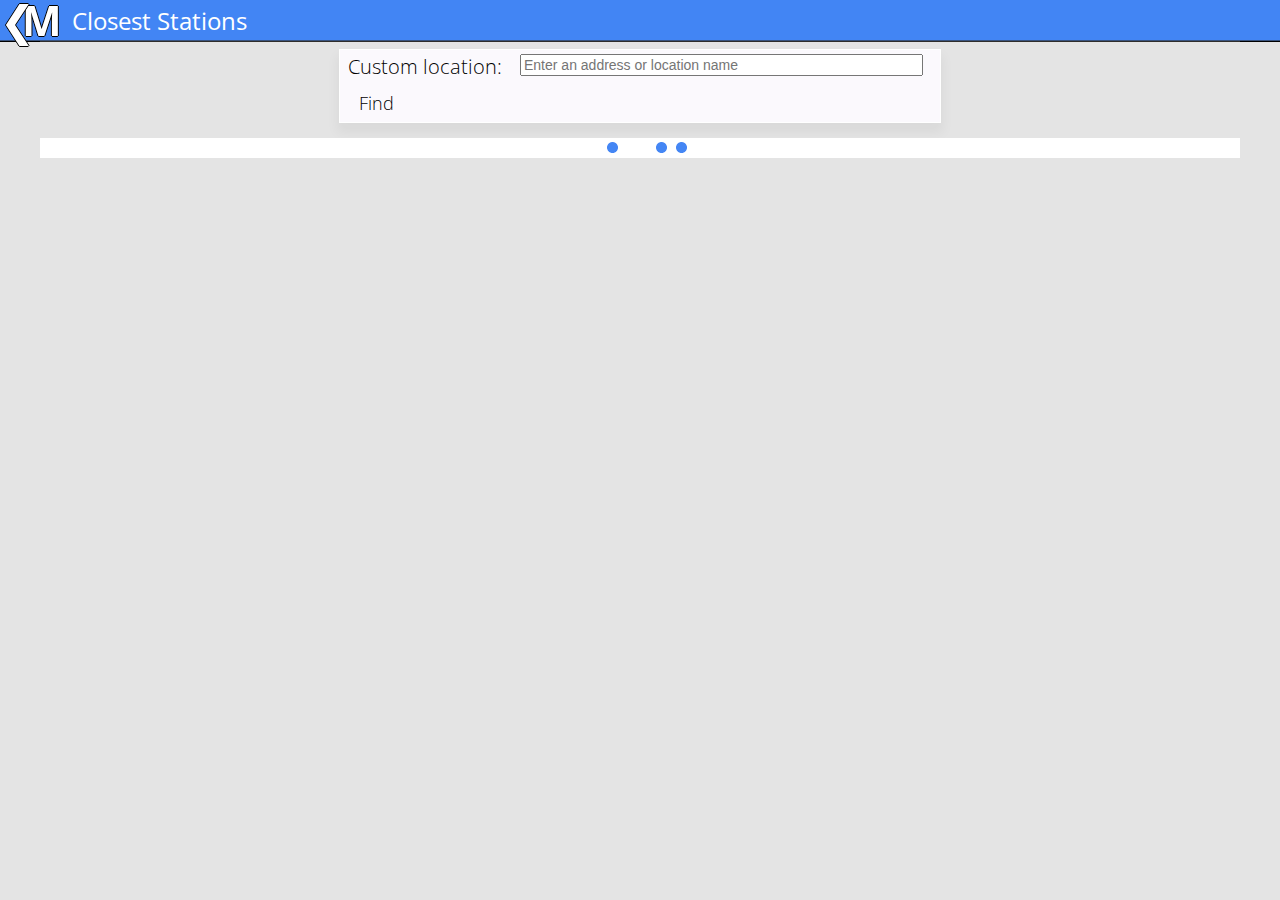
<file: ui-closest.html>
<!doctype html>
<html>
<head>
    <title>StationStatus: Washington DC Metro Information</title>
    <meta name="viewport" content="width=device-width,initial-scale=1,user-scalable=1">
    <link href='https://fonts.googleapis.com/css?family=Open+Sans:400,700,600,300' rel='stylesheet' type='text/css'>
    <meta name="Description" content="Shows the status of the Washington DC Metro system, and assists with the planning of trips to find the shortest route." />
    <meta name="keywords" content="WMATA, Metro, Washington DC, DC Metro, Metrorail, StationStatus, Station status, DC Metro status, DC Metro application, Metro trains" />
    <meta name="robots" content="index, follow" />
    <meta name="author" content="James Woglom" />
    <link rel="shortcut icon" type="image/png" href="icons/64.png" />
    <link rel="shortcut icon" href="/icons/favicon.ico">
    <link rel="apple-touch-icon" sizes="57x57" href="/icons/apple-touch-icon-57x57.png">
    <link rel="apple-touch-icon" sizes="114x114" href="/icons/apple-touch-icon-114x114.png">
    <link rel="apple-touch-icon" sizes="72x72" href="/icons/apple-touch-icon-72x72.png">
    <link rel="apple-touch-icon" sizes="144x144" href="/icons/apple-touch-icon-144x144.png">
    <link rel="apple-touch-icon" sizes="60x60" href="/icons/apple-touch-icon-60x60.png">
    <link rel="apple-touch-icon" sizes="120x120" href="/icons/apple-touch-icon-120x120.png">
    <link rel="apple-touch-icon" sizes="76x76" href="/icons/apple-touch-icon-76x76.png">
    <link rel="apple-touch-icon" sizes="152x152" href="/icons/apple-touch-icon-152x152.png">
    <link rel="icon" type="image/png" href="/icons/favicon-160x160.png" sizes="160x160">
    <link rel="icon" type="image/png" href="/icons/favicon-96x96.png" sizes="96x96">
    <link rel="icon" type="image/png" href="/icons/favicon-16x16.png" sizes="16x16">
    <link rel="icon" type="image/png" href="/icons/favicon-32x32.png" sizes="32x32">
    <meta name="msapplication-TileColor" content="#468df1">
    <meta name="msapplication-TileImage" content="/icons/mstile-144x144.png">
    <meta name="msapplication-config" content="/icons/browserconfig.xml">

    <link rel="stylesheet" type="text/css" href="ui.core.css" />
    <link rel="stylesheet" type="text/css" href="ui.card.css" />
    <link rel="stylesheet" type="text/css" href="ui.card.trip.css" />
    <link rel="stylesheet" type="text/css" href="ui.card.lines.css" />
    <link rel="stylesheet" type="text/css" href="ui.card.stations.css" />
    <link rel="stylesheet" type="text/css" href="ui.allstations.css" />
    <link rel="stylesheet" type="text/css" href="ui.card.closest.css" />


    <script type="text/javascript" src="https://code.jquery.com/jquery-1.10.2.js"></script>
    <script type="text/javascript" src="oop.js"></script>
    <script type="text/javascript" src="geo.js"></script>
    <script type="text/javascript" src="ui.js"></script>
    <script type="text/javascript" src="latlon.js"></script>
    <script type="text/javascript" src="ui.closest.js"></script>
    <script type="text/javascript">
    $(function() {
        metro = new Rail({
            DisplayName: "Washington Metro"
        });

        var _st = +new Date;
        WMATA.getblob(function() {
            metro.fill();
            console.info("Load time: "+(+new Date - _st)+"ms");
            doAssign();
            closest.separateCards = true;
            closest.numCards = 15;
            closest.quick();
            geo.tempTripMap();
            closest.customInit();
        });
        geoCallback = function() {
            geo.updateTripMap.bind(geo)();
            closest.slow(geo.savedPosition);
        }
        geo.getPosition(geoCallback);

        assign(".logo", "ui-home.html");

        if(location.hash.indexOf('next=') != -1) {
            var n = location.hash.split('next=')[1].split('&')[0];
            if(n == "tripselect") {
                closest.nextLocation = 'ui-tripselect.html#from=';
            } else if(n == "trip") {
                var f = location.hash.split('from=')[1].split('&')[0];
                closest.nextLocation = 'ui-trip.html#from=' + f + '&to=';
            }
            console.info("Next Location:", closest.nextLocation);
        }

    });
    </script>
</head>
<body>

<div class="container">
    <div class="header">
        <div class="logo back">
            M
        </div>
        <div class="title">Closest Stations</div>
    </div>
    <div class="contents">
        <div class="card customloc">
            <div class="title">Custom location:</div>
            <input type="text" placeholder="Enter an address or location name" />
            <div class="bottom-button">
                Find
            </div>
        </div>
        <ul class="metrograph closest allstations">
            <!--<li>
                Vienna
                <div class="lines">
                    <span class="or">OR</span>
                </div>
            </li>
            <li class="transfer">
                Rosslyn
                <div class="lines">
                    <span class="or">OR</span>
                    <span class="sv">SV</span>
                    <span class="bl">BL</span>
                </div>
            </li>-->
            <div class="loading"></div>
        </ul>
    </div>
</div>
</body>
</html>
</file>
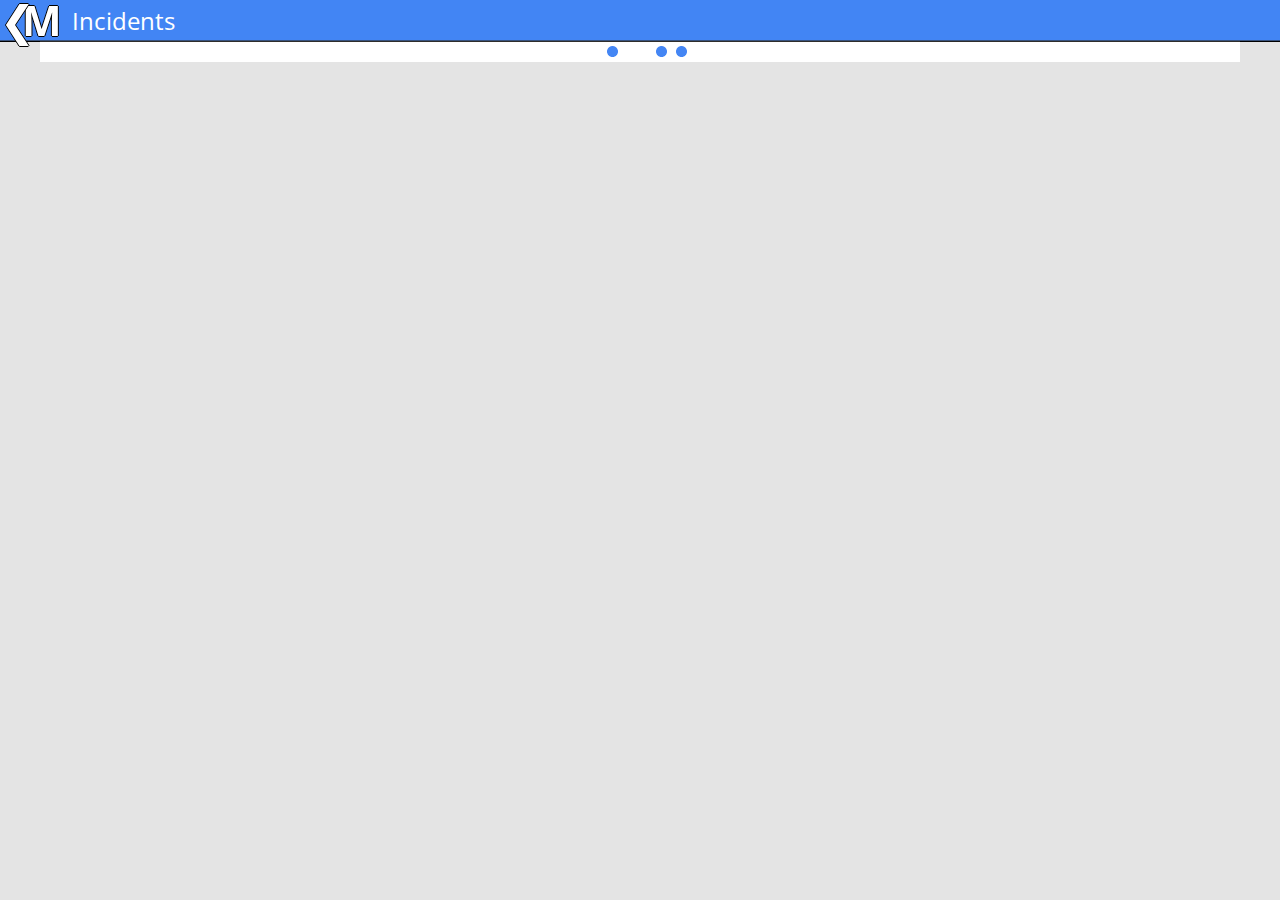
<file: ui-incidents.html>
<!doctype html>
<html>
<head>
        <title>StationStatus: Washington DC Metro Information</title>
    <meta name="viewport" content="width=device-width,initial-scale=1,user-scalable=1">
    <link href='https://fonts.googleapis.com/css?family=Open+Sans:400,700,600,300' rel='stylesheet' type='text/css'>
    <meta name="Description" content="Shows the status of the Washington DC Metro system, and assists with the planning of trips to find the shortest route." />
    <meta name="keywords" content="WMATA, Metro, Washington DC, DC Metro, Metrorail, StationStatus, Station status, DC Metro status, DC Metro application, Metro trains" />
    <meta name="robots" content="index, follow" />
    <meta name="author" content="James Woglom" />
    <link rel="shortcut icon" type="image/png" href="icons/64.png" />
    <link rel="shortcut icon" href="/icons/favicon.ico">
    <link rel="apple-touch-icon" sizes="57x57" href="/icons/apple-touch-icon-57x57.png">
    <link rel="apple-touch-icon" sizes="114x114" href="/icons/apple-touch-icon-114x114.png">
    <link rel="apple-touch-icon" sizes="72x72" href="/icons/apple-touch-icon-72x72.png">
    <link rel="apple-touch-icon" sizes="144x144" href="/icons/apple-touch-icon-144x144.png">
    <link rel="apple-touch-icon" sizes="60x60" href="/icons/apple-touch-icon-60x60.png">
    <link rel="apple-touch-icon" sizes="120x120" href="/icons/apple-touch-icon-120x120.png">
    <link rel="apple-touch-icon" sizes="76x76" href="/icons/apple-touch-icon-76x76.png">
    <link rel="apple-touch-icon" sizes="152x152" href="/icons/apple-touch-icon-152x152.png">
    <link rel="icon" type="image/png" href="/icons/favicon-160x160.png" sizes="160x160">
    <link rel="icon" type="image/png" href="/icons/favicon-96x96.png" sizes="96x96">
    <link rel="icon" type="image/png" href="/icons/favicon-16x16.png" sizes="16x16">
    <link rel="icon" type="image/png" href="/icons/favicon-32x32.png" sizes="32x32">
    <meta name="msapplication-TileColor" content="#468df1">
    <meta name="msapplication-TileImage" content="/icons/mstile-144x144.png">
    <meta name="msapplication-config" content="/icons/browserconfig.xml">
    
    <link rel="stylesheet" type="text/css" href="ui.core.css" />
    <link rel="stylesheet" type="text/css" href="ui.card.css" />
    <link rel="stylesheet" type="text/css" href="ui.card.trip.css" />
    <link rel="stylesheet" type="text/css" href="ui.card.lines.css" />
    <link rel="stylesheet" type="text/css" href="ui.card.stations.css" />
    <link rel="stylesheet" type="text/css" href="ui.allstations.css" />
    <link rel="stylesheet" type="text/css" href="ui.card.closest.css" />
    <link rel="stylesheet" type="text/css" href="ui.incidents.css" />


    <script type="text/javascript" src="https://code.jquery.com/jquery-1.10.2.js"></script>
    <script type="text/javascript" src="oop.js"></script>
    <script type="text/javascript" src="geo.js"></script>
    <script type="text/javascript" src="ui.js"></script>
    <script type="text/javascript" src="latlon.js"></script>
    <script type="text/javascript" src="ui.incidents.js"></script>
    <script type="text/javascript">
    $(function() {
        metro = new Rail({
            DisplayName: "Washington Metro"
        });

        var _st = +new Date;
        WMATA.getblob(function() {
            metro.fill();
            console.info("Load time: "+(+new Date - _st)+"ms");
            incidents.check({
                showAll: true,
                showNoneMsg: true,
                callback: function() {
                    $(".loading").hide();
                }
            });
        });

        assign(".logo", "ui-home.html");

    });
    </script>
</head>
<body>

<div class="container">
    <div class="header">
        <div class="logo back">
            M
        </div>
        <div class="title">Incidents</div>
    </div>
    <div class="contents">
        <div class="loading"></div>
    </div>
</div>
</body>
</html>
</file>
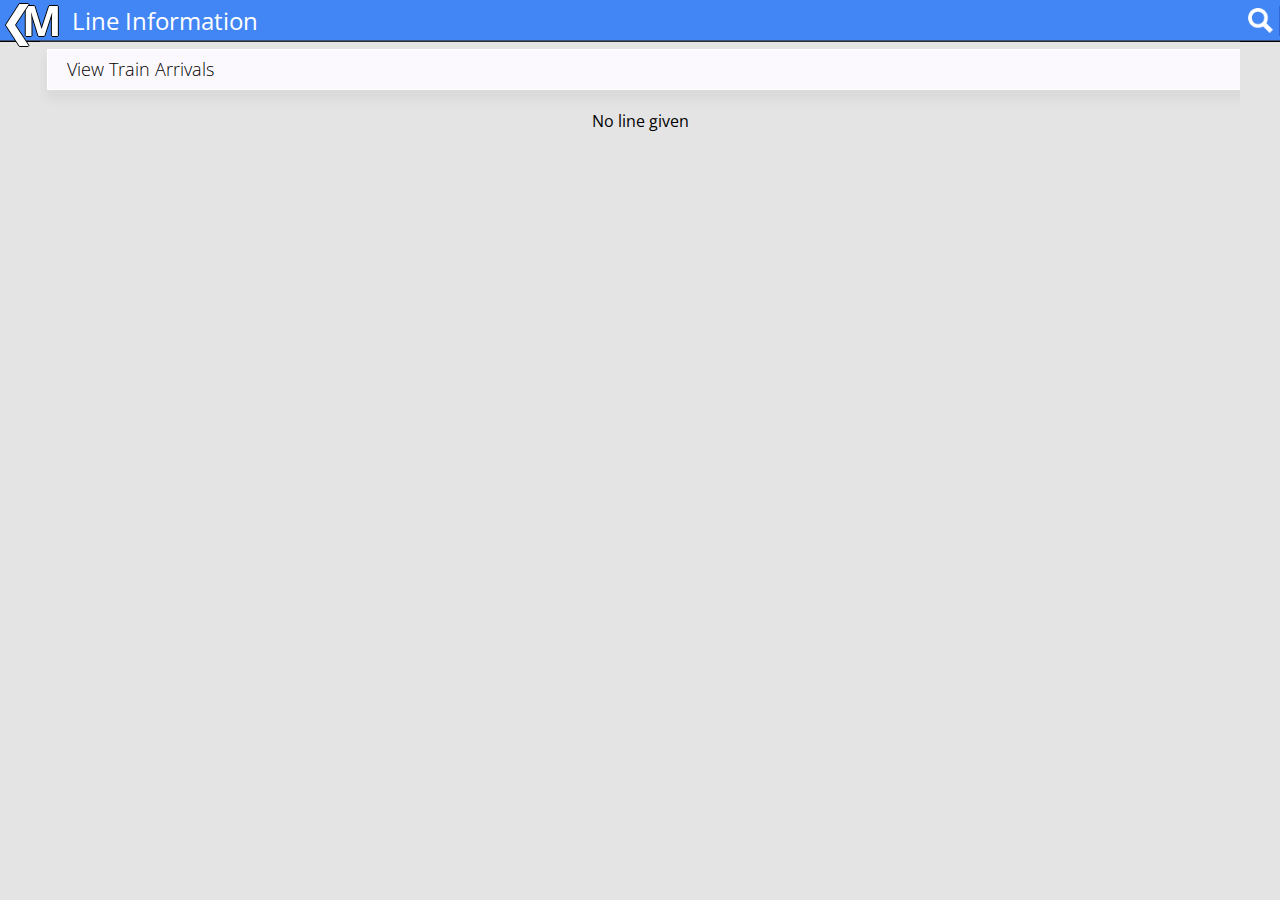
<file: ui-line.html>
<!doctype html>
<html>
<head>
    <title>StationStatus: Washington DC Metro Information</title>
    <meta name="viewport" content="width=device-width,initial-scale=1,user-scalable=1">
    <link href='https://fonts.googleapis.com/css?family=Open+Sans:400,700,600,300' rel='stylesheet' type='text/css'>
    <meta name="Description" content="Shows the status of the Washington DC Metro system, and assists with the planning of trips to find the shortest route." />
    <meta name="keywords" content="WMATA, Metro, Washington DC, DC Metro, Metrorail, StationStatus, Station status, DC Metro status, DC Metro application, Metro trains" />
    <meta name="robots" content="index, follow" />
    <meta name="author" content="James Woglom" />
    <link rel="shortcut icon" type="image/png" href="icons/64.png" />
    <link rel="shortcut icon" href="/icons/favicon.ico">
    <link rel="apple-touch-icon" sizes="57x57" href="/icons/apple-touch-icon-57x57.png">
    <link rel="apple-touch-icon" sizes="114x114" href="/icons/apple-touch-icon-114x114.png">
    <link rel="apple-touch-icon" sizes="72x72" href="/icons/apple-touch-icon-72x72.png">
    <link rel="apple-touch-icon" sizes="144x144" href="/icons/apple-touch-icon-144x144.png">
    <link rel="apple-touch-icon" sizes="60x60" href="/icons/apple-touch-icon-60x60.png">
    <link rel="apple-touch-icon" sizes="120x120" href="/icons/apple-touch-icon-120x120.png">
    <link rel="apple-touch-icon" sizes="76x76" href="/icons/apple-touch-icon-76x76.png">
    <link rel="apple-touch-icon" sizes="152x152" href="/icons/apple-touch-icon-152x152.png">
    <link rel="icon" type="image/png" href="/icons/favicon-160x160.png" sizes="160x160">
    <link rel="icon" type="image/png" href="/icons/favicon-96x96.png" sizes="96x96">
    <link rel="icon" type="image/png" href="/icons/favicon-16x16.png" sizes="16x16">
    <link rel="icon" type="image/png" href="/icons/favicon-32x32.png" sizes="32x32">
    <meta name="msapplication-TileColor" content="#468df1">
    <meta name="msapplication-TileImage" content="/icons/mstile-144x144.png">
    <meta name="msapplication-config" content="/icons/browserconfig.xml">

    <link rel="stylesheet" type="text/css" href="ui.core.css" />
    <link rel="stylesheet" type="text/css" href="ui.card.css" />
    <link rel="stylesheet" type="text/css" href="ui.card.closest.css" />
    <link rel="stylesheet" type="text/css" href="ui.card.stations.css" />
    <link rel="stylesheet" type="text/css" href="ui.allstations.css" />
    <link rel="stylesheet" type="text/css" href="ui.incidents.css" />
    


    <script type="text/javascript" src="https://code.jquery.com/jquery-1.10.2.js"></script>
    <script type="text/javascript" src="oop.js"></script>
    <script type="text/javascript" src="geo.js"></script>
    <script type="text/javascript" src="ui.js"></script>
    <script type="text/javascript" src="ui.linestations.js"></script>
    <script type="text/javascript" src="ui.stations.search.js"></script>
    <script type="text/javascript" src="ui.incidents.js"></script>
    <script type="text/javascript">
    $(function() {
        metro = new Rail({
            DisplayName: "Washington Metro"
        });
        var _st = +new Date;
        WMATA.getblob(function() {
            metro.fill();
            console.info("Load time: "+(+new Date - _st)+"ms");
            linestations.init();
        });

        assign(".logo", "ui-home.html");
        
        search.init();
    });
    </script>
</head>
<body>
<style>
.card.seearrivals {
    height: 39px;
}
.card.seearrivals .bottom-button {
    top: -1px;
}
</style>
<div class="container">
    <div class="header">
        <div class="logo back">
            M
        </div>
        <div class="title">Line Information</div>
        <div class="search">
            <div class="search-icon"></div>
            <input type="search" placeholder="Search" />
        </div>
    </div>

    <div class="contents">
        <div class="card seearrivals">
            <div class="bottom-button">
                View Train Arrivals
            </div>
        </div>
        <ul class="metrograph allstations">
            <div class="loading"></div>
            <!-- <li class="card">
                Vienna
                <div class="lines">
                    <span class="or">OR</span>
                </div>
            </li>
            <li class="card transfer">
                Rosslyn
                <div class="lines">
                    <span class="or">OR</span>
                    <span class="sv">SV</span>
                    <span class="bl">BL</span>
                </div>
            </li> -->
            <div class="none">
                No stations were found.
            </div>
        </ul>


    </div>
</div>
</body>
</html>
</file>
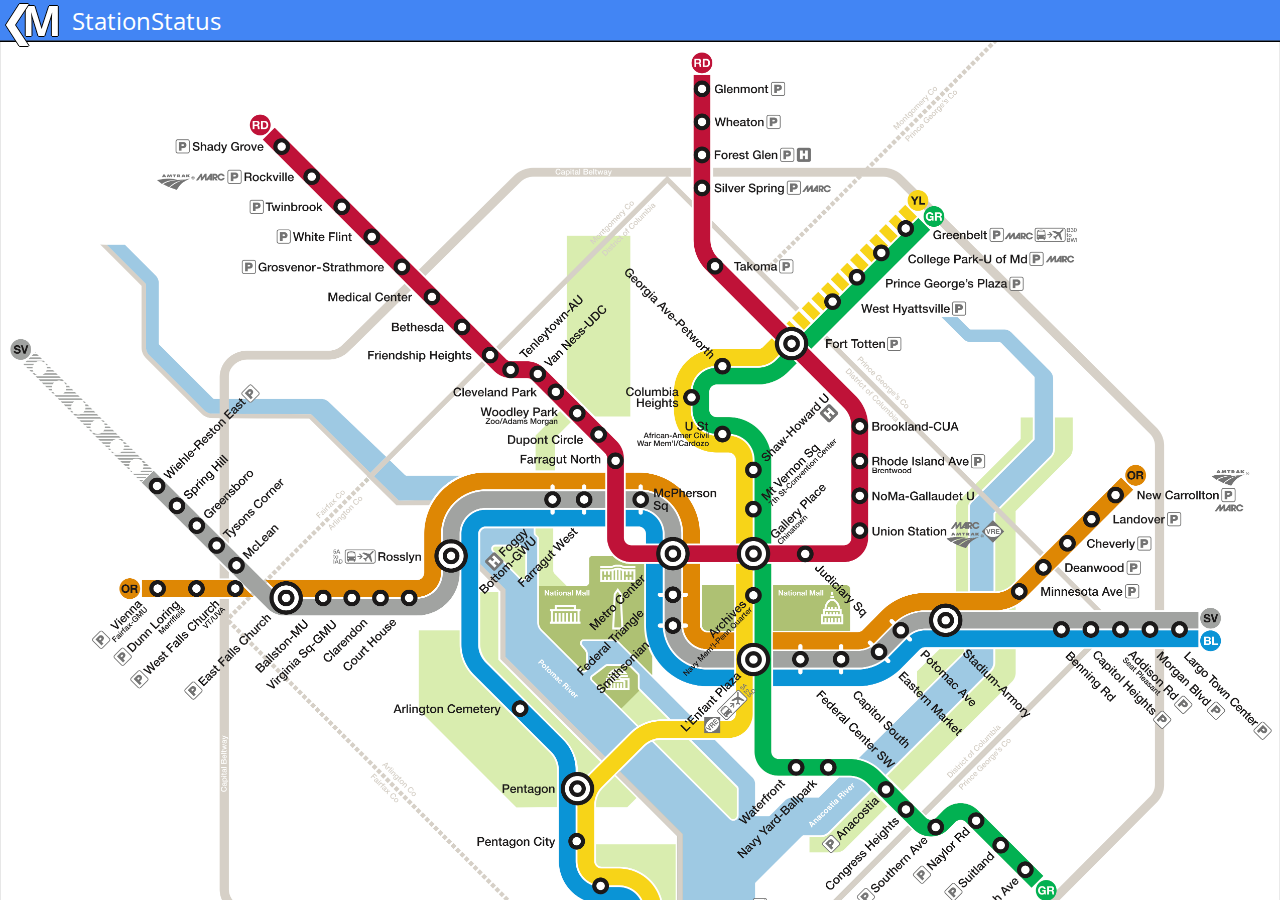
<file: ui-map.html>
<!doctype html>
<html>
<head>
<!--
StationStatus
=============
A web-based and mobile-optimized application for viewing the status of the Washington DC Metro system.

James Woglom
www.wogloms.com / j@wogloms.net
-->
        <title>StationStatus: Washington DC Metro Information</title>
    <meta name="viewport" content="width=device-width,initial-scale=1,user-scalable=1">
    <link href='https://fonts.googleapis.com/css?family=Open+Sans:400,700,600,300' rel='stylesheet' type='text/css'>
    <meta name="Description" content="Shows the status of the Washington DC Metro system, and assists with the planning of trips to find the shortest route." />
    <meta name="keywords" content="WMATA, Metro, Washington DC, DC Metro, Metrorail, StationStatus, Station status, DC Metro status, DC Metro application, Metro trains" />
    <meta name="robots" content="index, follow" />
    <meta name="author" content="James Woglom" />
    <link rel="shortcut icon" type="image/png" href="icons/64.png" />
    <link rel="shortcut icon" href="/icons/favicon.ico">
    <link rel="apple-touch-icon" sizes="57x57" href="/icons/apple-touch-icon-57x57.png">
    <link rel="apple-touch-icon" sizes="114x114" href="/icons/apple-touch-icon-114x114.png">
    <link rel="apple-touch-icon" sizes="72x72" href="/icons/apple-touch-icon-72x72.png">
    <link rel="apple-touch-icon" sizes="144x144" href="/icons/apple-touch-icon-144x144.png">
    <link rel="apple-touch-icon" sizes="60x60" href="/icons/apple-touch-icon-60x60.png">
    <link rel="apple-touch-icon" sizes="120x120" href="/icons/apple-touch-icon-120x120.png">
    <link rel="apple-touch-icon" sizes="76x76" href="/icons/apple-touch-icon-76x76.png">
    <link rel="apple-touch-icon" sizes="152x152" href="/icons/apple-touch-icon-152x152.png">
    <link rel="icon" type="image/png" href="/icons/favicon-160x160.png" sizes="160x160">
    <link rel="icon" type="image/png" href="/icons/favicon-96x96.png" sizes="96x96">
    <link rel="icon" type="image/png" href="/icons/favicon-16x16.png" sizes="16x16">
    <link rel="icon" type="image/png" href="/icons/favicon-32x32.png" sizes="32x32">
    <meta name="msapplication-TileColor" content="#468df1">
    <meta name="msapplication-TileImage" content="/icons/mstile-144x144.png">
    <meta name="msapplication-config" content="/icons/browserconfig.xml">
    
    <link rel="stylesheet" type="text/css" href="ui.core.css" />
    <link rel="stylesheet" type="text/css" href="ui.card.css" />
    <link rel="stylesheet" type="text/css" href="ui.card.trip.css" />
    <link rel="stylesheet" type="text/css" href="ui.card.closest.css" />
    <link rel="stylesheet" type="text/css" href="ui.card.lines.css" />
    <link rel="stylesheet" type="text/css" href="ui.card.stations.css" />


    <script type="text/javascript" src="https://code.jquery.com/jquery-1.10.2.js"></script>
    <script type="text/javascript" src="ui.js"></script>
    <script type="text/javascript">
    $(function() {
        assign(".logo", "ui-home.html");
    });
    </script>
    <style type="text/css">
    .contents {
        background-color: white;
    }
    .contents .map {
        width: auto;
        height: 100%;
        height: calc(100% - 40px);
        overflow: auto;
    }
    .contents .map img {
        width: auto;
        height: 100%;
    }
    @media (min-width: 600px) {
        div.contents {
            max-width: 100%;
        }
    }
    @media (min-width: 800px) {
        .contents div.map {
            height: auto;
            width: 100%;
        }
        .contents div.map img {
            width: 100%;
            height: auto;
        }
    }
    </style>
</head>
<body>

<div class="container">
    <div class="header">
        <div class="logo back">
            M
        </div>
        <div class="title">StationStatus</div>
    </div>

    <div class="contents">
        <div class="map">
            <img src="metromap.png" />
        </div>
        <div class="card" style="height: 0px;visibility: hidden; margin-bottom: 40px"></div>
    </div>
</div>
</body>
</html>
</file>
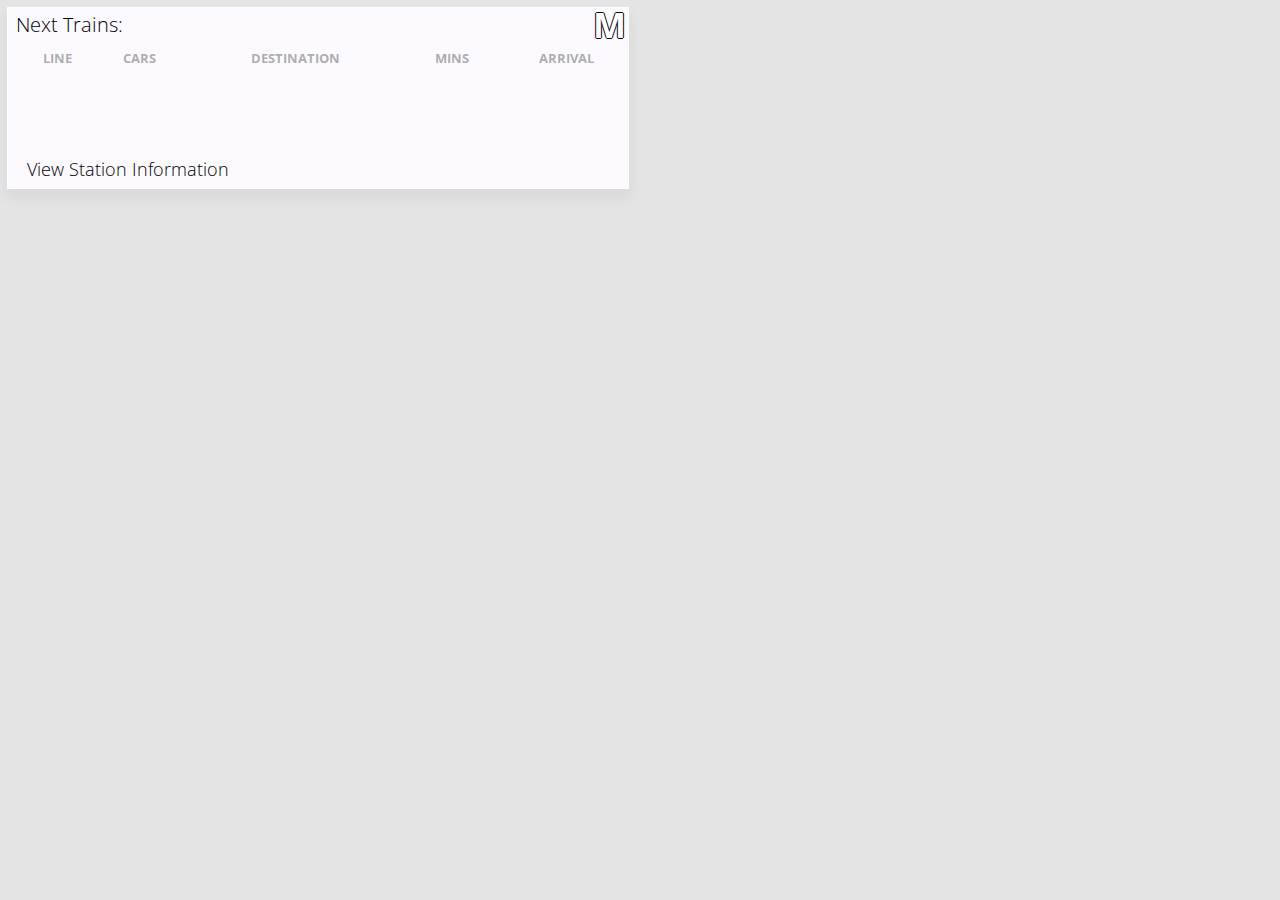
<file: ui-next.html>
<!doctype html>
<html>
<head>
    <title>StationStatus: Washington DC Metro Information</title>
    <meta name="viewport" content="width=device-width,initial-scale=1,user-scalable=1">
    <link href='https://fonts.googleapis.com/css?family=Open+Sans:400,700,600,300' rel='stylesheet' type='text/css'>
    <meta name="Description" content="Shows the status of the Washington DC Metro system, and assists with the planning of trips to find the shortest route." />
    <meta name="keywords" content="WMATA, Metro, Washington DC, DC Metro, Metrorail, StationStatus, Station status, DC Metro status, DC Metro application, Metro trains" />
    <meta name="robots" content="index, follow" />
    <meta name="author" content="James Woglom" />
    <link rel="shortcut icon" type="image/png" href="icons/64.png" />
    <link rel="shortcut icon" href="/icons/favicon.ico">
    <link rel="apple-touch-icon" sizes="57x57" href="/icons/apple-touch-icon-57x57.png">
    <link rel="apple-touch-icon" sizes="114x114" href="/icons/apple-touch-icon-114x114.png">
    <link rel="apple-touch-icon" sizes="72x72" href="/icons/apple-touch-icon-72x72.png">
    <link rel="apple-touch-icon" sizes="144x144" href="/icons/apple-touch-icon-144x144.png">
    <link rel="apple-touch-icon" sizes="60x60" href="/icons/apple-touch-icon-60x60.png">
    <link rel="apple-touch-icon" sizes="120x120" href="/icons/apple-touch-icon-120x120.png">
    <link rel="apple-touch-icon" sizes="76x76" href="/icons/apple-touch-icon-76x76.png">
    <link rel="apple-touch-icon" sizes="152x152" href="/icons/apple-touch-icon-152x152.png">
    <link rel="icon" type="image/png" href="/icons/favicon-160x160.png" sizes="160x160">
    <link rel="icon" type="image/png" href="/icons/favicon-96x96.png" sizes="96x96">
    <link rel="icon" type="image/png" href="/icons/favicon-16x16.png" sizes="16x16">
    <link rel="icon" type="image/png" href="/icons/favicon-32x32.png" sizes="32x32">
    <meta name="msapplication-TileColor" content="#468df1">
    <meta name="msapplication-TileImage" content="/icons/mstile-144x144.png">
    <meta name="msapplication-config" content="/icons/browserconfig.xml">

    <link rel="stylesheet" type="text/css" href="ui.core.css" />
    <link rel="stylesheet" type="text/css" href="ui.card.css" />
    <link rel="stylesheet" type="text/css" href="ui.card.lines.css" />
    <link rel="stylesheet" type="text/css" href="ui.card.closest.css" />
    <link rel="stylesheet" type="text/css" href="ui.card.stations.css" />
    <link rel="stylesheet" type="text/css" href="ui.station.css" />
    <link rel="stylesheet" type="text/css" href="ui.incidents.css" />
    <link rel="stylesheet" type="text/css" href="ui.next.css" />


    <script type="text/javascript" src="https://code.jquery.com/jquery-1.10.2.js"></script>
    <script type="text/javascript" src="oop.js"></script>
    <script type="text/javascript" src="geo.js"></script>
    <script type="text/javascript" src="ui.js"></script>
    <script type="text/javascript" src="ui.station.js"></script>
    <!--script type="text/javascript" src="ui.incidents.js"></script-->
    <script type="text/javascript">
    $(function() {
        metro = new Rail({
            DisplayName: "Washington Metro"
        });
        if(location.hash.indexOf('order=true') != -1) {
            $(".ordercards").show();
        }
        var _st = +new Date;
        WMATA.getblob(function() {
            metro.fill();
            console.info("Load time: "+(+new Date - _st)+"ms");
            station.init();
            var htm = $(".card.nexttrains .title").html();
            htm = htm.replace(":", " at "+station.st.name+":");
            $(".card.nexttrains .title").html(htm);
            title(htm);
            $(".nexttrains .bottom-button").click(function(e) {
                e.preventDefault();
                top.location.href = location.href.replace('ui-next.html', 'ui-station.html');
            });
            $(".minilogo").click(function() {
                top.location.href = location.href.replace('ui-next.html', 'ui-home.html').split('#')[0];
            })
        });

    });
    </script>
</head>
<body>

    <div class="contents">
        <div class="card nexttrains">
            <span class="minilogo">M</span>
            <div class="title">
                Next Trains:
            </div>
            <table>
            <thead>
                <tr>
                    <th>Line</th>
                    <th>Cars</th>
                    <th>Destination</th>
                    <th>Mins</th>
                    <th>Arrival</th>
                </tr>
            </thead>
            <tbody>
            <!--
                <tr>
                    <td class="line"><span class="line or">OR</span></td>
                    <td class="num">6</td>
                    <td class="stop">Glenmont</td>
                    <td class="time">ARR</td>
                </tr>
                <tr>
                    <td class="line"><span class="line or">OR</span></td>
                    <td class="num">6</td>
                    <td class="stop">Glenmont</td>
                    <td class="time">2 min</td>
                </tr>
            -->
            </tbody>
            </table>
            <div class="bottom-button">
                View Station Information
            </div>
        </div>
        <div class="ordercards">
            <div class="card-template order">
                <div class="toward">
                    <span class="left">
                        <!--&laquo;-->
                    </span>
                    <span class="right">
                        <!-- &raquo;-->
                    </span>
                </div>
                <div class="half-bottom-button">
                    <div class="bottom-button left">
                        
                    </div>
                    <div class="bottom-button right">
                        
                    </div>
                </div>
            </div>
        </div>
</div>
</body>
</html>
</file>
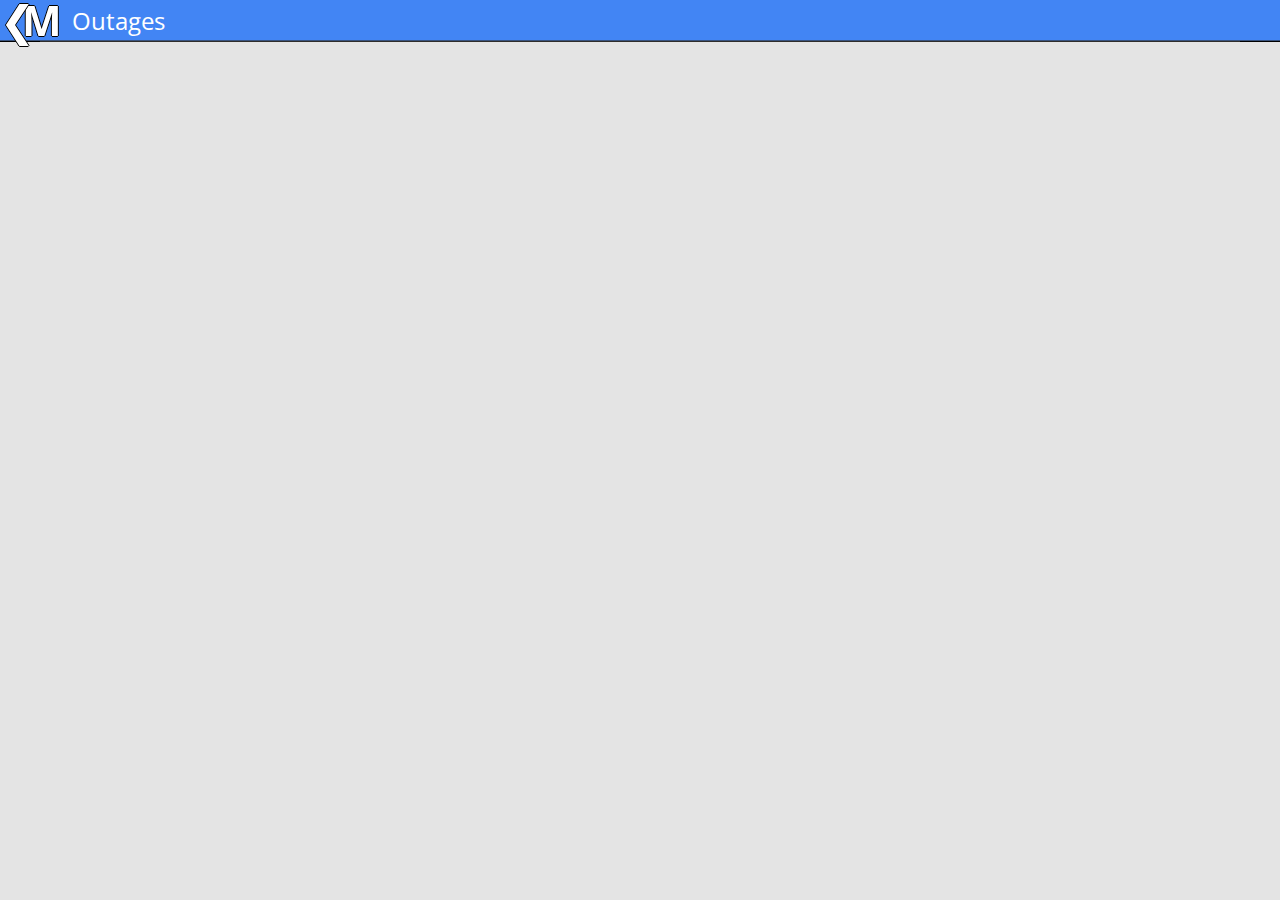
<file: ui-outages.html>
<!doctype html>
<html>
<head>
        <title>StationStatus: Washington DC Metro Information</title>
    <meta name="viewport" content="width=device-width,initial-scale=1,user-scalable=1">
    <link href='https://fonts.googleapis.com/css?family=Open+Sans:400,700,600,300' rel='stylesheet' type='text/css'>
    <meta name="Description" content="Shows the status of the Washington DC Metro system, and assists with the planning of trips to find the shortest route." />
    <meta name="keywords" content="WMATA, Metro, Washington DC, DC Metro, Metrorail, StationStatus, Station status, DC Metro status, DC Metro application, Metro trains" />
    <meta name="robots" content="index, follow" />
    <meta name="author" content="James Woglom" />
    <link rel="shortcut icon" type="image/png" href="icons/64.png" />
    <link rel="shortcut icon" href="/icons/favicon.ico">
    <link rel="apple-touch-icon" sizes="57x57" href="/icons/apple-touch-icon-57x57.png">
    <link rel="apple-touch-icon" sizes="114x114" href="/icons/apple-touch-icon-114x114.png">
    <link rel="apple-touch-icon" sizes="72x72" href="/icons/apple-touch-icon-72x72.png">
    <link rel="apple-touch-icon" sizes="144x144" href="/icons/apple-touch-icon-144x144.png">
    <link rel="apple-touch-icon" sizes="60x60" href="/icons/apple-touch-icon-60x60.png">
    <link rel="apple-touch-icon" sizes="120x120" href="/icons/apple-touch-icon-120x120.png">
    <link rel="apple-touch-icon" sizes="76x76" href="/icons/apple-touch-icon-76x76.png">
    <link rel="apple-touch-icon" sizes="152x152" href="/icons/apple-touch-icon-152x152.png">
    <link rel="icon" type="image/png" href="/icons/favicon-160x160.png" sizes="160x160">
    <link rel="icon" type="image/png" href="/icons/favicon-96x96.png" sizes="96x96">
    <link rel="icon" type="image/png" href="/icons/favicon-16x16.png" sizes="16x16">
    <link rel="icon" type="image/png" href="/icons/favicon-32x32.png" sizes="32x32">
    <meta name="msapplication-TileColor" content="#468df1">
    <meta name="msapplication-TileImage" content="/icons/mstile-144x144.png">
    <meta name="msapplication-config" content="/icons/browserconfig.xml">
    
    <link rel="stylesheet" type="text/css" href="ui.core.css" />
    <link rel="stylesheet" type="text/css" href="ui.card.css" />
    <link rel="stylesheet" type="text/css" href="ui.card.trip.css" />
    <link rel="stylesheet" type="text/css" href="ui.card.lines.css" />
    <link rel="stylesheet" type="text/css" href="ui.card.stations.css" />
    <link rel="stylesheet" type="text/css" href="ui.allstations.css" />
    <link rel="stylesheet" type="text/css" href="ui.card.closest.css" />
    <link rel="stylesheet" type="text/css" href="ui.outages.css" />


    <script type="text/javascript" src="https://code.jquery.com/jquery-1.10.2.js"></script>
    <script type="text/javascript" src="oop.js"></script>
    <script type="text/javascript" src="geo.js"></script>
    <script type="text/javascript" src="ui.js"></script>
    <script type="text/javascript" src="latlon.js"></script>
    <script type="text/javascript" src="ui.outages.js"></script>
    <script type="text/javascript">
    $(function() {
        metro = new Rail({
            DisplayName: "Washington Metro"
        });

        var _st = +new Date;
        WMATA.getblob(function() {
            metro.fill();
            console.info("Load time: "+(+new Date - _st)+"ms");
            var stns = [];
            for(var st in metro.stations) {
                stns.push(metro.stations[st]);
            }
            outages.parentelem = $(".contents > div");
            outages.showAll = true;
            outages.showStation = true;
            outages.check(stns);
            $(".loading").hide();
        });

        assign(".logo", "ui-home.html");

    });
    </script>
</head>
<body>

<div class="container">
    <div class="header">
        <div class="logo back">
            M
        </div>
        <div class="title">Outages</div>
    </div>
    <div class="contents">
        <div class="loading"></div>
    </div>
</div>
</body>
</html>
</file>
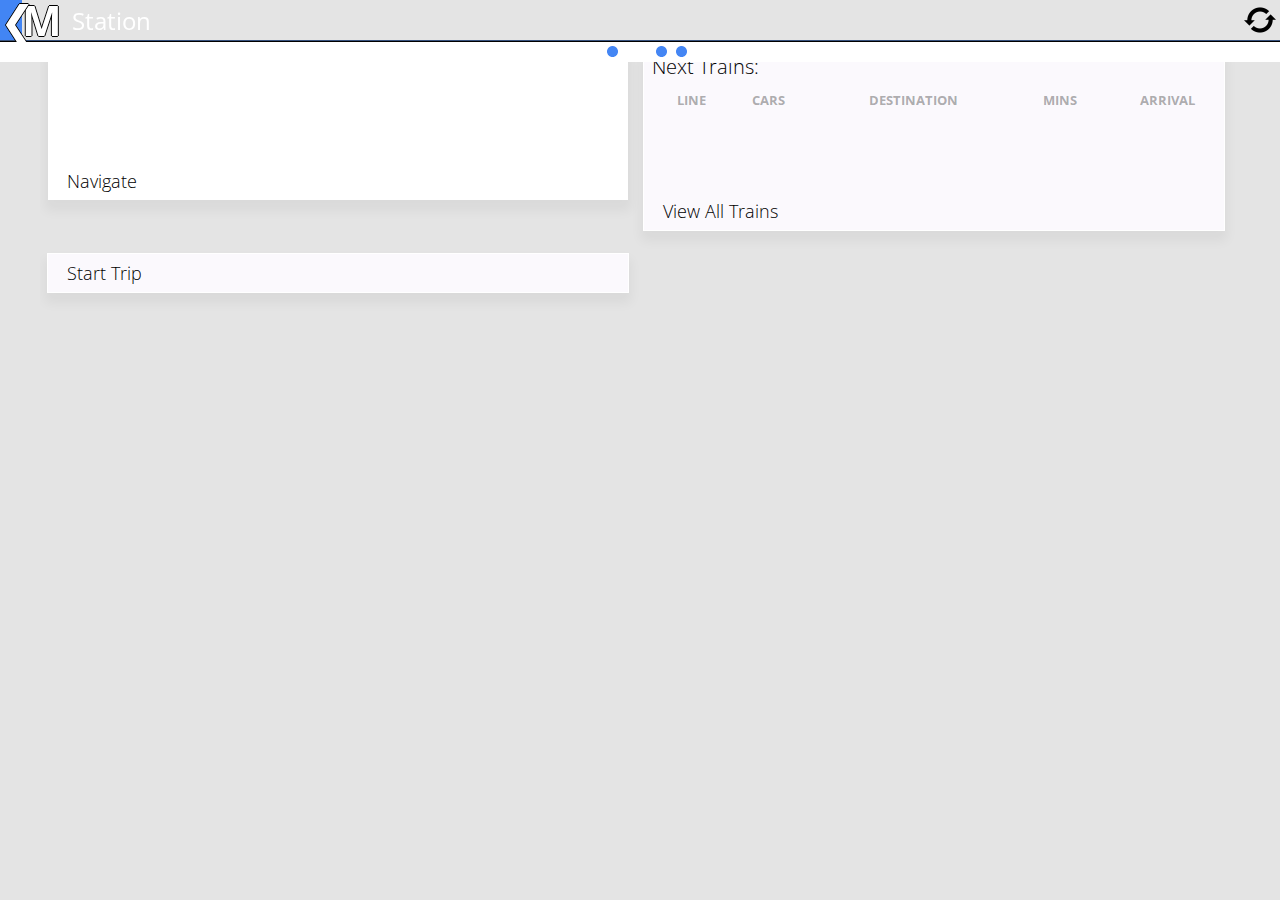
<file: ui-station.html>
<!doctype html>
<html>
<head>
    <title>StationStatus: Washington DC Metro Information</title>
    <meta name="viewport" content="width=device-width,initial-scale=1,user-scalable=1">
    <link href='https://fonts.googleapis.com/css?family=Open+Sans:400,700,600,300' rel='stylesheet' type='text/css'>
    <meta name="Description" content="Shows the status of the Washington DC Metro system, and assists with the planning of trips to find the shortest route." />
    <meta name="keywords" content="WMATA, Metro, Washington DC, DC Metro, Metrorail, StationStatus, Station status, DC Metro status, DC Metro application, Metro trains" />
    <meta name="robots" content="index, follow" />
    <meta name="author" content="James Woglom" />
    <link rel="shortcut icon" type="image/png" href="icons/64.png" />
    <link rel="shortcut icon" href="/icons/favicon.ico">
    <link rel="apple-touch-icon" sizes="57x57" href="/icons/apple-touch-icon-57x57.png">
    <link rel="apple-touch-icon" sizes="114x114" href="/icons/apple-touch-icon-114x114.png">
    <link rel="apple-touch-icon" sizes="72x72" href="/icons/apple-touch-icon-72x72.png">
    <link rel="apple-touch-icon" sizes="144x144" href="/icons/apple-touch-icon-144x144.png">
    <link rel="apple-touch-icon" sizes="60x60" href="/icons/apple-touch-icon-60x60.png">
    <link rel="apple-touch-icon" sizes="120x120" href="/icons/apple-touch-icon-120x120.png">
    <link rel="apple-touch-icon" sizes="76x76" href="/icons/apple-touch-icon-76x76.png">
    <link rel="apple-touch-icon" sizes="152x152" href="/icons/apple-touch-icon-152x152.png">
    <link rel="icon" type="image/png" href="/icons/favicon-160x160.png" sizes="160x160">
    <link rel="icon" type="image/png" href="/icons/favicon-96x96.png" sizes="96x96">
    <link rel="icon" type="image/png" href="/icons/favicon-16x16.png" sizes="16x16">
    <link rel="icon" type="image/png" href="/icons/favicon-32x32.png" sizes="32x32">
    <meta name="msapplication-TileColor" content="#468df1">
    <meta name="msapplication-TileImage" content="/icons/mstile-144x144.png">
    <meta name="msapplication-config" content="/icons/browserconfig.xml">

    <link rel="stylesheet" type="text/css" href="ui.core.css" />
    <link rel="stylesheet" type="text/css" href="ui.card.css" />
    <link rel="stylesheet" type="text/css" href="ui.card.lines.css" />
    <link rel="stylesheet" type="text/css" href="ui.card.closest.css" />
    <link rel="stylesheet" type="text/css" href="ui.card.stations.css" />
    <link rel="stylesheet" type="text/css" href="ui.station.css" />
    <link rel="stylesheet" type="text/css" href="ui.incidents.css" />
    <link rel="stylesheet" type="text/css" href="ui.outages.css" />
    


    <script type="text/javascript" src="https://code.jquery.com/jquery-1.10.2.js"></script>
    <script type="text/javascript" src="oop.js"></script>
    <script type="text/javascript" src="geo.js"></script>
    <script type="text/javascript" src="ui.js"></script>
    <script type="text/javascript" src="ui.station.js"></script>
    <script type="text/javascript" src="ui.incidents.js"></script>
    <script type="text/javascript" src="ui.outages.js"></script>
    <script type="text/javascript">
    $(function() {
        metro = new Rail({
            DisplayName: "Washington Metro"
        });
        var _st = +new Date;
        WMATA.getblob(function() {
            metro.fill();
            console.info("Load time: "+(+new Date - _st)+"ms");
            station.init();
        });
        /* Use history.back() instead of going to all stations;
           used for trip page */
        if(location.hash.indexOf('historyback=true') != -1) {
            $(".logo").click(function() {
                history.back();
            });
        } else {
            assign(".logo", "ui-stations.html");
        }

    });
    </script>
</head>
<body>

<div class="container">

    <div class="multibackground">
    </div>
    <div class="header transparent">
        <div class="logo back">
            M
        </div>
        <div class="title">Station</div>
        <div class="refresh"></div>
    </div>

    <div class="contents">

        <div class="loading"></div>
        <div class="card stationinfo">
            <div class="bottom-button">
                Navigate
            </div>
        </div>

        <div class="card nexttrains">
            <div class="title">
                Next Trains:
            </div>
            <table>
            <thead>
                <tr>
                    <th>Line</th>
                    <th>Cars</th>
                    <th>Destination</th>
                    <th>Mins</th>
                    <th>Arrival</th>
                </tr>
            </thead>
            <tbody>
            <!--
                <tr>
                    <td class="line"><span class="line or">OR</span></td>
                    <td class="num">6</td>
                    <td class="stop">Glenmont</td>
                    <td class="time">ARR</td>
                </tr>
                <tr>
                    <td class="line"><span class="line or">OR</span></td>
                    <td class="num">6</td>
                    <td class="stop">Glenmont</td>
                    <td class="time">2 min</td>
                </tr>
            -->
            </tbody>
            </table>
            <div class="bottom-button">
                View All Trains
            </div>
        </div>
        <div class="card starttrip">
            <div class="bottom-button">
                Start Trip
            </div>
        </div>
        <div class="ordercards">
            <div class="card-template order">
                <div class="toward">
                    <span class="left">
                        <!--&laquo;-->
                    </span>
                    <span class="right">
                        <!-- &raquo;-->
                    </span>
                </div>
                <div class="half-bottom-button">
                    <div class="bottom-button left">
                        
                    </div>
                    <div class="bottom-button right">
                        
                    </div>
                </div>
            </div>
        </div>
        <ul class="metrograph allstations">
            <!-- <li class="card">
                Vienna
                <div class="lines">
                    <span class="or">OR</span>
                </div>
            </li>
            <li class="card transfer">
                Rosslyn
                <div class="lines">
                    <span class="or">OR</span>
                    <span class="sv">SV</span>
                    <span class="bl">BL</span>
                </div>
            </li> -->
        </ul>

        <div class="card" style="height: 0px;visibility: hidden"></div>


    </div>
</div>
</body>
</html>
</file>
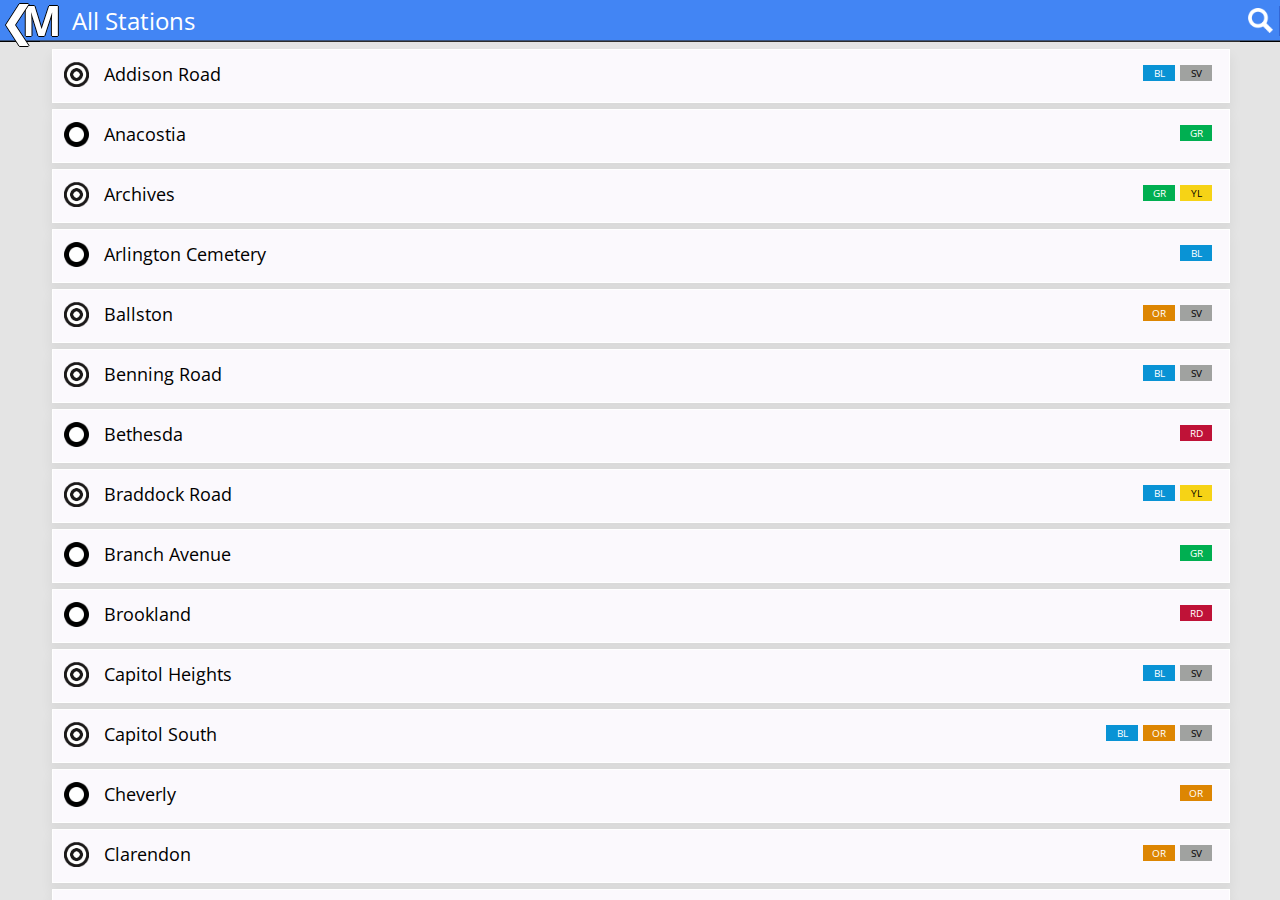
<file: ui-stations.html>
<!doctype html>
<html>
<head>
        <title>StationStatus: Washington DC Metro Information</title>
    <meta name="viewport" content="width=device-width,initial-scale=1,user-scalable=1">
    <link href='https://fonts.googleapis.com/css?family=Open+Sans:400,700,600,300' rel='stylesheet' type='text/css'>
    <meta name="Description" content="Shows the status of the Washington DC Metro system, and assists with the planning of trips to find the shortest route." />
    <meta name="keywords" content="WMATA, Metro, Washington DC, DC Metro, Metrorail, StationStatus, Station status, DC Metro status, DC Metro application, Metro trains" />
    <meta name="robots" content="index, follow" />
    <meta name="author" content="James Woglom" />
    <link rel="shortcut icon" type="image/png" href="icons/64.png" />
    <link rel="shortcut icon" href="/icons/favicon.ico">
    <link rel="apple-touch-icon" sizes="57x57" href="/icons/apple-touch-icon-57x57.png">
    <link rel="apple-touch-icon" sizes="114x114" href="/icons/apple-touch-icon-114x114.png">
    <link rel="apple-touch-icon" sizes="72x72" href="/icons/apple-touch-icon-72x72.png">
    <link rel="apple-touch-icon" sizes="144x144" href="/icons/apple-touch-icon-144x144.png">
    <link rel="apple-touch-icon" sizes="60x60" href="/icons/apple-touch-icon-60x60.png">
    <link rel="apple-touch-icon" sizes="120x120" href="/icons/apple-touch-icon-120x120.png">
    <link rel="apple-touch-icon" sizes="76x76" href="/icons/apple-touch-icon-76x76.png">
    <link rel="apple-touch-icon" sizes="152x152" href="/icons/apple-touch-icon-152x152.png">
    <link rel="icon" type="image/png" href="/icons/favicon-160x160.png" sizes="160x160">
    <link rel="icon" type="image/png" href="/icons/favicon-96x96.png" sizes="96x96">
    <link rel="icon" type="image/png" href="/icons/favicon-16x16.png" sizes="16x16">
    <link rel="icon" type="image/png" href="/icons/favicon-32x32.png" sizes="32x32">
    <meta name="msapplication-TileColor" content="#468df1">
    <meta name="msapplication-TileImage" content="/icons/mstile-144x144.png">
    <meta name="msapplication-config" content="/icons/browserconfig.xml">
    
    <link rel="stylesheet" type="text/css" href="ui.core.css" />
    <link rel="stylesheet" type="text/css" href="ui.card.css" />
    <link rel="stylesheet" type="text/css" href="ui.card.closest.css" />
    <link rel="stylesheet" type="text/css" href="ui.card.stations.css" />
    <link rel="stylesheet" type="text/css" href="ui.allstations.css" />
    


    <script type="text/javascript" src="https://code.jquery.com/jquery-1.10.2.js"></script>
    <script type="text/javascript" src="oop.js"></script>
    <script type="text/javascript" src="geo.js"></script>
    <script type="text/javascript" src="ui.js"></script>
    <script type="text/javascript" src="ui.allstations.js"></script>
    <script type="text/javascript" src="ui.stations.search.js"></script>
    <script type="text/javascript">
    $(function() {
        metro = new Rail({
            DisplayName: "Washington Metro"
        });
        var _st = +new Date;
        WMATA.getblob(function() {
            metro.fill();
            console.info("Load time: "+(+new Date - _st)+"ms");
            //stationsInit();
            allstations.init();
        });
        search.init();
        assign(".logo", "ui-home.html");
    });
    </script>
</head>
<body>

<div class="container">
    <div class="header">
        <div class="logo back">
            M
        </div>
        <div class="title">All Stations</div>
        <div class="search">
            <div class="search-icon"></div>
            <input type="search" placeholder="Search" />
        </div>
    </div>

    <div class="contents">
        <div class="card seestdetail">
            <div class="bottom-button">
                View <span></span> Line Details
            </div>
        </div>
        <ul class="metrograph allstations">
            <div class="loading"></div>
            <!-- <li class="card">
                Vienna
                <div class="lines">
                    <span class="or">OR</span>
                </div>
            </li>
            <li class="card transfer">
                Rosslyn
                <div class="lines">
                    <span class="or">OR</span>
                    <span class="sv">SV</span>
                    <span class="bl">BL</span>
                </div>
            </li> -->
            <div class="none">
                No stations were found.
            </div>
        </ul>


    </div>
</div>
</body>
</html>
</file>
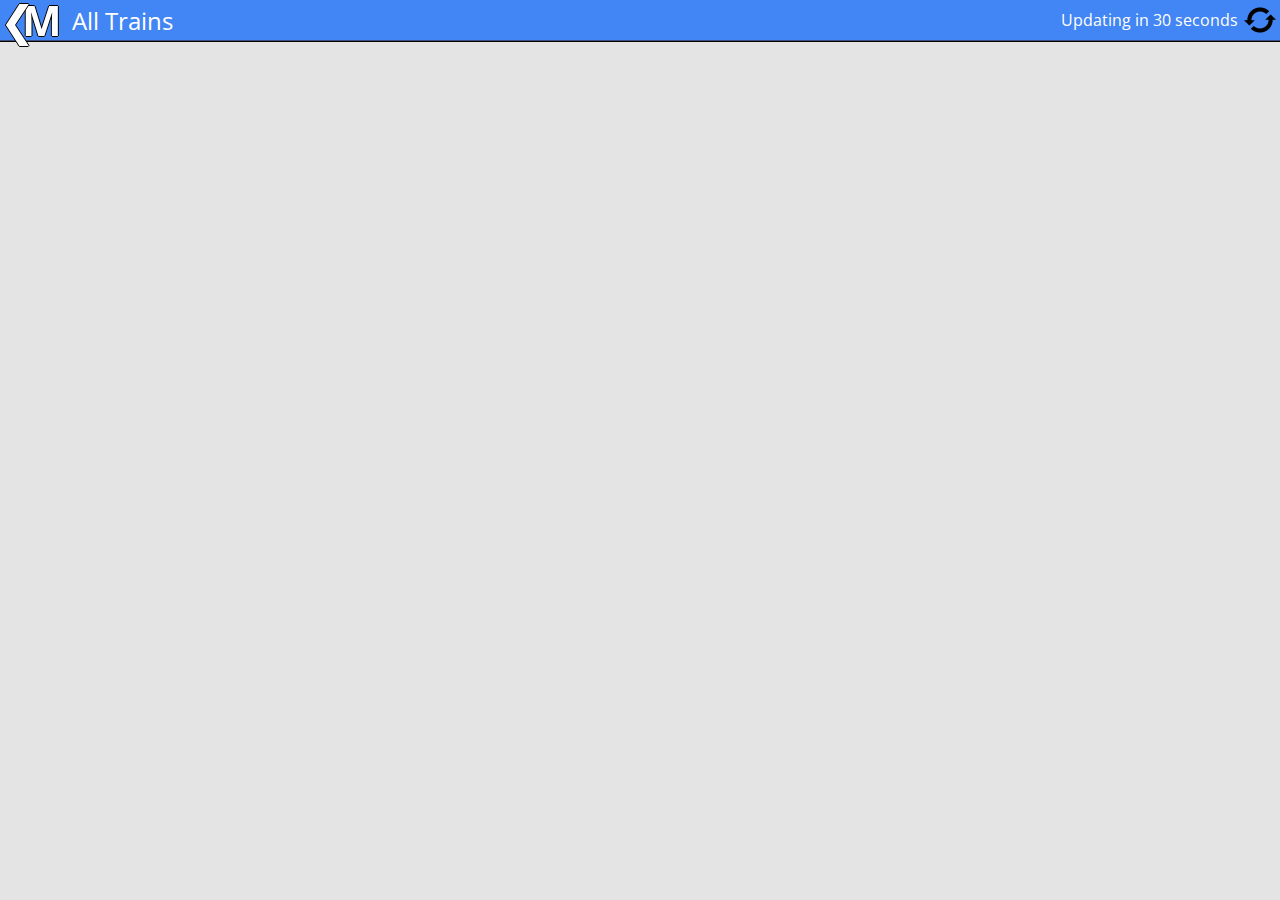
<file: ui-trains.html>
<!doctype html>
<html>
<head>
    <title>StationStatus: Washington DC Metro Information</title>
    <meta name="viewport" content="width=device-width,initial-scale=1,user-scalable=1">
    <link href='https://fonts.googleapis.com/css?family=Open+Sans:400,700,600,300' rel='stylesheet' type='text/css'>
    <meta name="Description" content="Shows the status of the Washington DC Metro system, and assists with the planning of trips to find the shortest route." />
    <meta name="keywords" content="WMATA, Metro, Washington DC, DC Metro, Metrorail, StationStatus, Station status, DC Metro status, DC Metro application, Metro trains" />
    <meta name="robots" content="index, follow" />
    <meta name="author" content="James Woglom" />
    <link rel="shortcut icon" type="image/png" href="icons/64.png" />
    <link rel="shortcut icon" href="/icons/favicon.ico">
    <link rel="apple-touch-icon" sizes="57x57" href="/icons/apple-touch-icon-57x57.png">
    <link rel="apple-touch-icon" sizes="114x114" href="/icons/apple-touch-icon-114x114.png">
    <link rel="apple-touch-icon" sizes="72x72" href="/icons/apple-touch-icon-72x72.png">
    <link rel="apple-touch-icon" sizes="144x144" href="/icons/apple-touch-icon-144x144.png">
    <link rel="apple-touch-icon" sizes="60x60" href="/icons/apple-touch-icon-60x60.png">
    <link rel="apple-touch-icon" sizes="120x120" href="/icons/apple-touch-icon-120x120.png">
    <link rel="apple-touch-icon" sizes="76x76" href="/icons/apple-touch-icon-76x76.png">
    <link rel="apple-touch-icon" sizes="152x152" href="/icons/apple-touch-icon-152x152.png">
    <link rel="icon" type="image/png" href="/icons/favicon-160x160.png" sizes="160x160">
    <link rel="icon" type="image/png" href="/icons/favicon-96x96.png" sizes="96x96">
    <link rel="icon" type="image/png" href="/icons/favicon-16x16.png" sizes="16x16">
    <link rel="icon" type="image/png" href="/icons/favicon-32x32.png" sizes="32x32">
    <meta name="msapplication-TileColor" content="#468df1">
    <meta name="msapplication-TileImage" content="/icons/mstile-144x144.png">
    <meta name="msapplication-config" content="/icons/browserconfig.xml">

    <link rel="stylesheet" type="text/css" href="ui.core.css" />
    <link rel="stylesheet" type="text/css" href="ui.card.css" />
    <link rel="stylesheet" type="text/css" href="ui.card.lines.css" />
    <link rel="stylesheet" type="text/css" href="ui.card.closest.css" />
    <link rel="stylesheet" type="text/css" href="ui.card.stations.css" />
    <link rel="stylesheet" type="text/css" href="ui.station.css" />
    <link rel="stylesheet" type="text/css" href="ui.trains.css" />
    


    <script type="text/javascript" src="https://code.jquery.com/jquery-1.10.2.js"></script>
    <script type="text/javascript" src="oop.js"></script>
    <script type="text/javascript" src="geo.js"></script>
    <script type="text/javascript" src="ui.js"></script>
    <script type="text/javascript" src="ui.trains.js"></script>
    <script type="text/javascript">
    $(function() {
        metro = new Rail({
            DisplayName: "Washington Metro"
        });
        var _st = +new Date;
        WMATA.getblob(function() {
            metro.fill();
            console.info("Load time: "+(+new Date - _st)+"ms");
            trains.init();
        });

    });
    </script>
</head>
<body>

<div class="container">
    <div class="header">
        <div class="logo back">
            M
        </div>
        <div class="title">All Trains</div>
        <div class="refresh-time"></div>
        <div class="refresh"></div>
    </div>

    <div class="contents">

        <div class="loading"></div>

        


    </div>
</div>
</body>
</html>
</file>
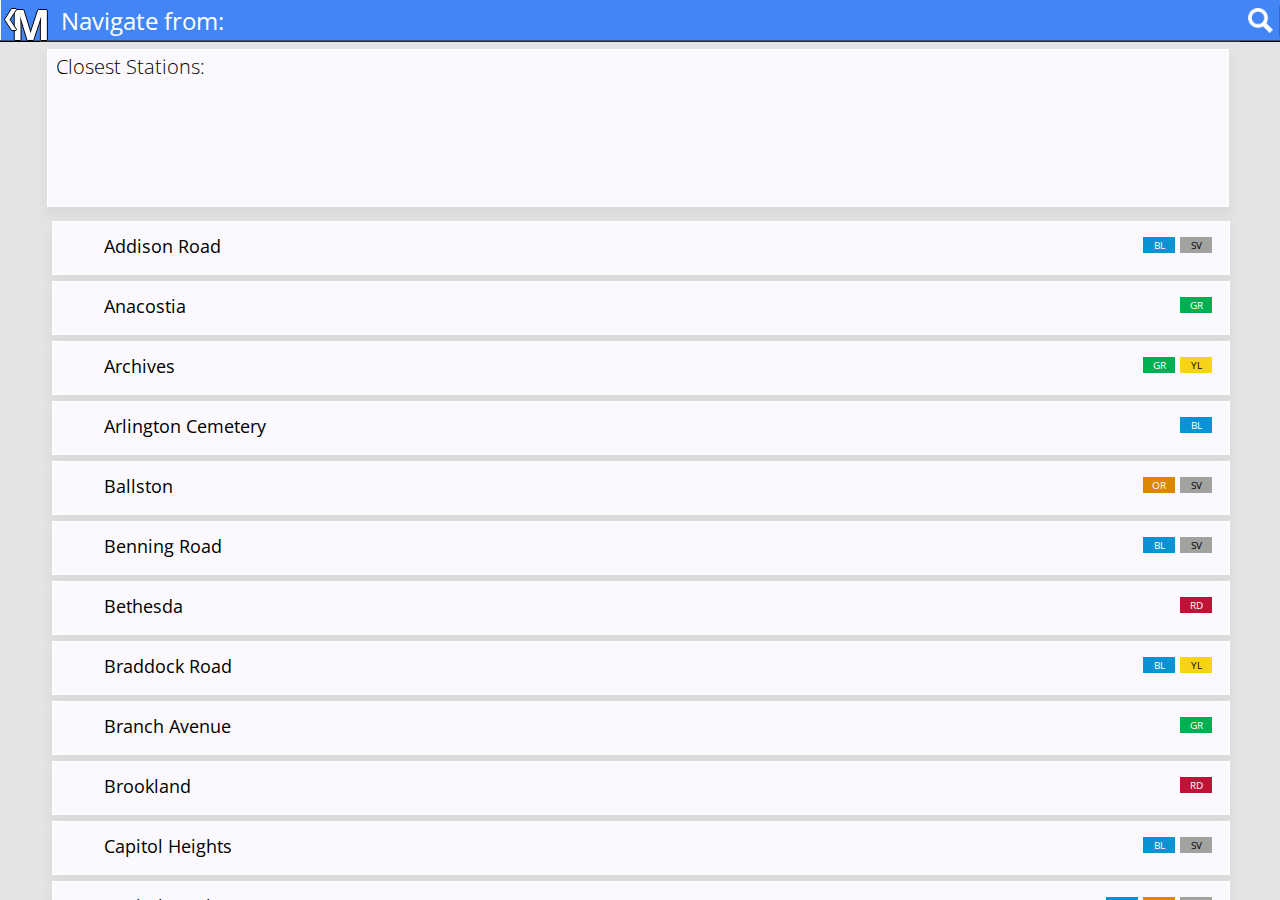
<file: ui-trip.html>
<!doctype html>
<html>
<head>
    <title>StationStatus: Washington DC Metro Information</title>
    <meta name="viewport" content="width=device-width,initial-scale=1,user-scalable=1">
    <link href='https://fonts.googleapis.com/css?family=Open+Sans:400,700,600,300' rel='stylesheet' type='text/css'>
    <meta name="Description" content="Shows the status of the Washington DC Metro system, and assists with the planning of trips to find the shortest route." />
    <meta name="keywords" content="WMATA, Metro, Washington DC, DC Metro, Metrorail, StationStatus, Station status, DC Metro status, DC Metro application, Metro trains" />
    <meta name="robots" content="index, follow" />
    <meta name="author" content="James Woglom" />
    <link rel="shortcut icon" type="image/png" href="icons/64.png" />
    <link rel="shortcut icon" href="/icons/favicon.ico">
    <link rel="apple-touch-icon" sizes="57x57" href="/icons/apple-touch-icon-57x57.png">
    <link rel="apple-touch-icon" sizes="114x114" href="/icons/apple-touch-icon-114x114.png">
    <link rel="apple-touch-icon" sizes="72x72" href="/icons/apple-touch-icon-72x72.png">
    <link rel="apple-touch-icon" sizes="144x144" href="/icons/apple-touch-icon-144x144.png">
    <link rel="apple-touch-icon" sizes="60x60" href="/icons/apple-touch-icon-60x60.png">
    <link rel="apple-touch-icon" sizes="120x120" href="/icons/apple-touch-icon-120x120.png">
    <link rel="apple-touch-icon" sizes="76x76" href="/icons/apple-touch-icon-76x76.png">
    <link rel="apple-touch-icon" sizes="152x152" href="/icons/apple-touch-icon-152x152.png">
    <link rel="icon" type="image/png" href="/icons/favicon-160x160.png" sizes="160x160">
    <link rel="icon" type="image/png" href="/icons/favicon-96x96.png" sizes="96x96">
    <link rel="icon" type="image/png" href="/icons/favicon-16x16.png" sizes="16x16">
    <link rel="icon" type="image/png" href="/icons/favicon-32x32.png" sizes="32x32">
    <meta name="msapplication-TileColor" content="#468df1">
    <meta name="msapplication-TileImage" content="/icons/mstile-144x144.png">
    <meta name="msapplication-config" content="/icons/browserconfig.xml">

    <link rel="stylesheet" type="text/css" href="ui.core.css" />
    <link rel="stylesheet" type="text/css" href="ui.card.css" />
    <link rel="stylesheet" type="text/css" href="ui.card.closest.css" />
    <link rel="stylesheet" type="text/css" href="ui.station.css" />
    <link rel="stylesheet" type="text/css" href="ui.allstations.css" />
    <link rel="stylesheet" type="text/css" href="ui.trip.css" />
    <link rel="stylesheet" type="text/css" href="ui.incidents.css" />
    <link rel="stylesheet" type="text/css" href="ui.outages.css" />
    


    <script type="text/javascript" src="https://code.jquery.com/jquery-1.10.2.js"></script>
    <script type="text/javascript" src="oop.js"></script>
    <script type="text/javascript" src="geo.js"></script>
    <script type="text/javascript" src="ui.js"></script>
    <script type="text/javascript" src="ui.trip.js"></script>
    <script type="text/javascript" src="ui.incidents.js"></script>
    <script type="text/javascript" src="between.js"></script>
    <script type="text/javascript" src="ui.outages.js"></script>
    <script type="text/javascript">
    $(function() {
        metro = new Rail({
            DisplayName: "Washington Metro"
        });
        var _st = +new Date;
        WMATA.getblob(function() {
            metro.fill();
            console.info("Load time: "+(+new Date - _st)+"ms");
            trip.init();
        });
        assign(".logo", "ui-home.html");

    });
    </script>
</head>
<body>

<div class="container">

    <div class="header">
        <div class="logo back">
            M
        </div>
        <div class="title">Trip</div>
    </div>

    <div class="contents">
        <div class="loading"></div>
        <div class="card overview">
            <div class="title">
                <span><em>Time:</em> <b class='time'></b></span>
                <span><em>Cost:</em> <b class='cost'></b></span>
                <span><em>Distance:</em> <b class='dist'></b></span>
            </div>
        </div>

        <ul class="metrograph allstations">
            <!--<li class="card">
                Vienna
                <div class="lines">
                    <span class="or">OR</span>
                </div>
            </li>

            <div class="arrow"></div>
            <li class="card transfer">
                Rosslyn
                <div class="lines">
                    <span class="or">OR</span>
                    <span class="sv">SV</span>
                    <span class="bl">BL</span>
                </div>
            </li>-->
            <div class="none">
                No stations were found.
            </div>
        </ul>

        <div class="card stationinfo">
            <div class="bottom-button">
                Navigate
            </div>
        </div>

        <div class="card nexttrains sfrom">
            <div class="title">
                
            </div>
            <table>
            <thead>
                <tr>
                    <th>Line</th>
                    <th>Cars</th>
                    <th>Destination</th>
                    <th>Mins</th>
                    <th>Arrival</th>
                </tr>
            </thead>
            <tbody>
            <!--
                <tr>
                    <td class="line"><span class="line or">OR</span></td>
                    <td class="num">6</td>
                    <td class="stop">Glenmont</td>
                    <td class="time">ARR</td>
                </tr>
                <tr>
                    <td class="line"><span class="line or">OR</span></td>
                    <td class="num">6</td>
                    <td class="stop">Glenmont</td>
                    <td class="time">2 min</td>
                </tr>
            -->
            </tbody>
            </table>
        </div>

        <div class="card nexttrains stransfer">
            <div class="title">
                
            </div>
            <table>
            <thead>
                <tr>
                    <th>Line</th>
                    <th>Cars</th>
                    <th>Destination</th>
                    <th>Mins</th>
                    <th>Arrival</th>
                </tr>
            </thead>
            <tbody>
            </tbody>
            </table>
        </div>

        <div class="card reverse">
            <div class="bottom-button">
                Reverse trip direction
            </div>
        </div>
        <!-- Add padding to allow scrolling -->
        <div class="card" style="height: 0px;visibility: hidden"></div>


    </div>
</div>
</body>
</html>
</file>
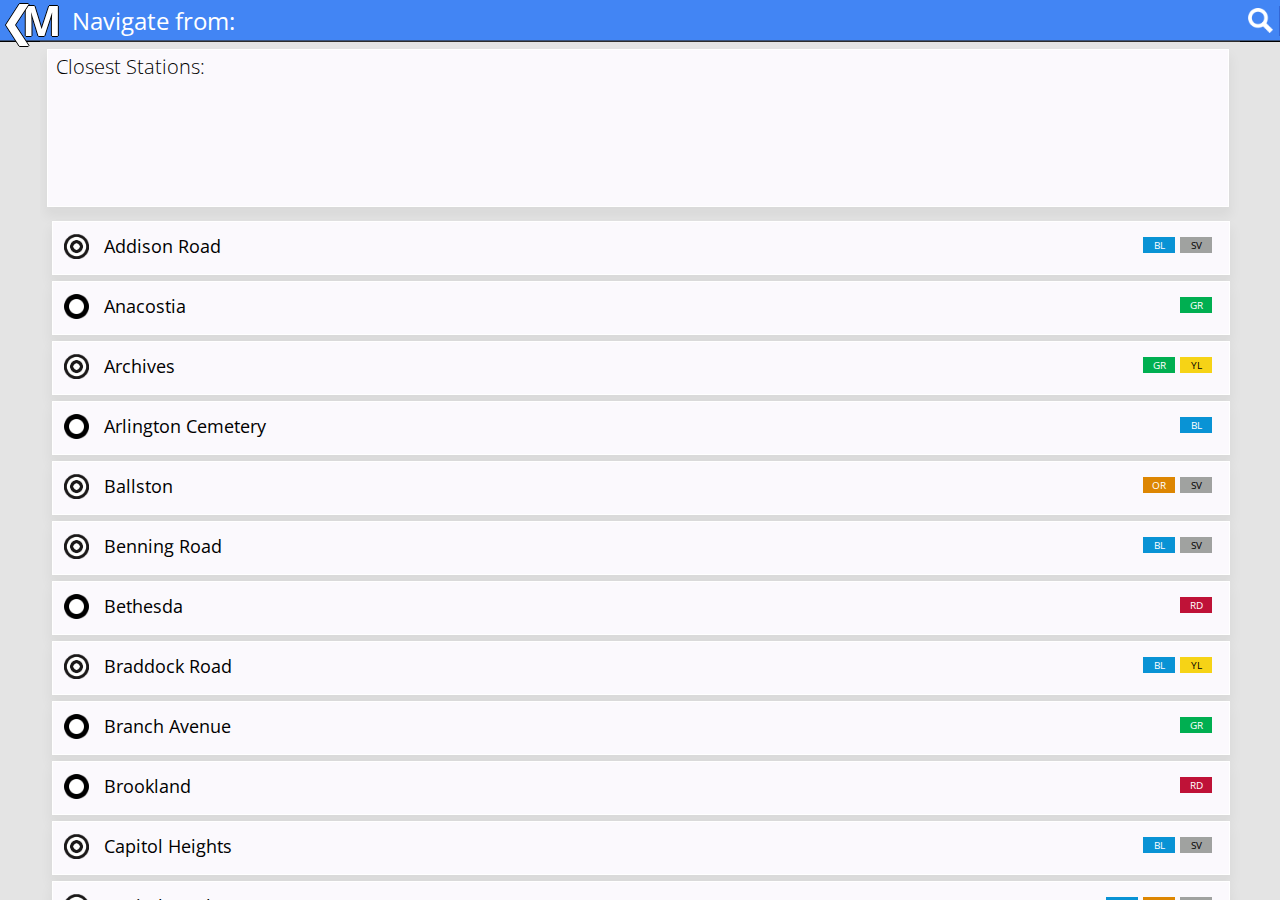
<file: ui-tripselect.html>
<!doctype html>
<html>
<head>
    <title>StationStatus: Washington DC Metro Information</title>
    <meta name="viewport" content="width=device-width,initial-scale=1,user-scalable=1">
    <link href='https://fonts.googleapis.com/css?family=Open+Sans:400,700,600,300' rel='stylesheet' type='text/css'>
    <meta name="Description" content="Shows the status of the Washington DC Metro system, and assists with the planning of trips to find the shortest route." />
    <meta name="keywords" content="WMATA, Metro, Washington DC, DC Metro, Metrorail, StationStatus, Station status, DC Metro status, DC Metro application, Metro trains" />
    <meta name="robots" content="index, follow" />
    <meta name="author" content="James Woglom" />
    <link rel="shortcut icon" type="image/png" href="icons/64.png" />
    <link rel="shortcut icon" href="/icons/favicon.ico">
    <link rel="apple-touch-icon" sizes="57x57" href="/icons/apple-touch-icon-57x57.png">
    <link rel="apple-touch-icon" sizes="114x114" href="/icons/apple-touch-icon-114x114.png">
    <link rel="apple-touch-icon" sizes="72x72" href="/icons/apple-touch-icon-72x72.png">
    <link rel="apple-touch-icon" sizes="144x144" href="/icons/apple-touch-icon-144x144.png">
    <link rel="apple-touch-icon" sizes="60x60" href="/icons/apple-touch-icon-60x60.png">
    <link rel="apple-touch-icon" sizes="120x120" href="/icons/apple-touch-icon-120x120.png">
    <link rel="apple-touch-icon" sizes="76x76" href="/icons/apple-touch-icon-76x76.png">
    <link rel="apple-touch-icon" sizes="152x152" href="/icons/apple-touch-icon-152x152.png">
    <link rel="icon" type="image/png" href="/icons/favicon-160x160.png" sizes="160x160">
    <link rel="icon" type="image/png" href="/icons/favicon-96x96.png" sizes="96x96">
    <link rel="icon" type="image/png" href="/icons/favicon-16x16.png" sizes="16x16">
    <link rel="icon" type="image/png" href="/icons/favicon-32x32.png" sizes="32x32">
    <meta name="msapplication-TileColor" content="#468df1">
    <meta name="msapplication-TileImage" content="/icons/mstile-144x144.png">
    <meta name="msapplication-config" content="/icons/browserconfig.xml">

    <link rel="stylesheet" type="text/css" href="ui.core.css" />
    <link rel="stylesheet" type="text/css" href="ui.card.css" />
    <link rel="stylesheet" type="text/css" href="ui.card.closest.css" />
    <link rel="stylesheet" type="text/css" href="ui.card.stations.css" />
    <link rel="stylesheet" type="text/css" href="ui.allstations.css" />
    


    <script type="text/javascript" src="https://code.jquery.com/jquery-1.10.2.js"></script>
    <script type="text/javascript" src="oop.js"></script>
    <script type="text/javascript" src="geo.js"></script>
    <script type="text/javascript" src="latlon.js"></script>
    <script type="text/javascript" src="ui.js"></script>
    <script type="text/javascript" src="ui.tripselect.js"></script>
    <script type="text/javascript" src="ui.closest.js"></script>
    <script type="text/javascript" src="ui.stations.search.js"></script>
    <script type="text/javascript">
    $(function() {
        metro = new Rail({
            DisplayName: "Washington Metro"
        });
        var _st = +new Date;
        WMATA.getblob(function() {
            metro.fill();
            console.info("Load time: "+(+new Date - _st)+"ms");
            //stationsInit();
            tripselect.init();
            closest.quick();
            fixClick();
        });

        geoCallback = function() {
            geo.updateTripMap.bind(geo)();
            closest.slow(geo.savedPosition);
        }
        
        geo.getPosition(geoCallback);
        
        search.init();
        assign(".logo", "ui-home.html");

        fixClick = function() {
            closest.clickDef = closest.click;
            closest.click = function() {
                if(tripselect.from == null) {
                    location.href = "ui-tripselect.html?#from=" + $(this).attr("data-station");
                } else {
                    location.href = "ui-trip.html?#from=" + tripselect.from + "&to=" + $(this).attr("data-station");
                }
            }
            var hsh = "next=" + (tripselect.from == null ? "tripselect" : "trip&from=" + tripselect.from);
            console.debug("hsh", hsh);
            $(".card.closest > .bottom-button").click(function(e) {
                e.preventDefault();
                location.href = "ui-closest.html#" + hsh;
            });
        }
    });
    </script>
</head>
<body>

<div class="container">
    <div class="header">
        <div class="logo back">
            M
        </div>
        <div class="title">Start Trip</div>
        <div class="search">
            <div class="search-icon"></div>
            <input type="search" placeholder="Search" />
        </div>
    </div>

    <div class="contents">
        <div class="card seestdetail">
            <div class="bottom-button">
                View <span></span> Line Details
            </div>
        </div>
        <div class="card closest">
            <div class="title">Closest Stations:</div>
            <!--div class="metrograph-track"></div-->
            <ul class="metrograph closest">
                <!--<li>
                    Vienna
                    <div class="lines">
                        <span class="or">OR</span>
                    </div>
                </li>
                <li class="transfer">
                    Rosslyn
                    <div class="lines">
                        <span class="or">OR</span>
                        <span class="sv">SV</span>
                        <span class="bl">BL</span>
                    </div>
                </li>-->
                <div class="loading"></div>
            </ul>
            <div class="bottom-button">
                See more stations
            </div>
        </div>
        <ul class="metrograph allstations">
            <div class="loading"></div>

            <!-- <li class="card">
                Vienna
                <div class="lines">
                    <span class="or">OR</span>
                </div>
            </li>
            <li class="card transfer">
                Rosslyn
                <div class="lines">
                    <span class="or">OR</span>
                    <span class="sv">SV</span>
                    <span class="bl">BL</span>
                </div>
            </li> -->
            <div class="none">
                No stations were found.
            </div>
        </ul>


    </div>
</div>
</body>
</html>
</file>
<file: ui.core.css>
/*
colorPrimary: rgb(66, 133, 244);
colorPrimaryDark: rgb(51, 103, 214);
textColorPrimary: rgb(237, 243, 254);
windowBackground: rgb(48, 48, 48);
OR: rgb(221, 134, 2);
SV: rgb(160, 162, 160);
BL: rgb(9, 147, 213);
YL: rgb(246, 211, 22);
RD: rgb(191, 18, 55);
GR: rgb(0, 175, 81);
*/
* {
  //  outline: none !important;
}
body {
    font-family: 'Open Sans', sans-serif;
}
.container {
    position: absolute;
    top: 0;
    left: 0;
    height: 100%;
    width: 100%;
    /*max-height: 640px;
    max-width: 360px;*/
    outline: 1px solid black;
    overflow: hidden;
    background-color: rgb(228, 228, 228);
}
.header {
    width: 100%;
    height: 40px;
    outline: 1px solid black;
    background-color: rgb(66, 133, 244);
    border-bottom: 1px solid rgb(55, 82, 126);
    color: white;
}
.header .logo {
    display: table-cell;
    vertical-align: middle;
    width: 40px;
    height: 40px;
    font-size: 42px;
    font-weight: 700;
    padding: 0 10px;
    line-height: 0;
    color: white;
    text-shadow: -1px 0 black, 0 1px black, 1px 0 black, 0 -1px black;
    z-index: 2;
}
.header .logo.back {
    cursor: pointer;
}
.header .logo.back:hover {
    transition: all 0.4s ease;
    -webkit-transform: translateZ(0); /* force GPU on mobile devices */
    border-left: 22px solid rgb(66,133,244);
    padding-left: 0;
}
.header .logo.back:before {
    content: "\276e"; /* ❮ */
    display: inline;
    position: relative;
    left: -8px;
    top: -7px;
    font-size: 20px;
    font-weight: 100;
}
.header .logo.back:hover:before {
    transition: all 0.4s ease;
    -webkit-transform: translateZ(0); /* force GPU on mobile devices */
    font-size: 42px;
    margin-left: -14px;
    top: 0;
}
.header .title {
    display: table-cell;
    vertical-align: middle;
    font-size: 24px;
    white-space: nowrap;
}
.header .search {
    position: absolute;
    top: 0;
    right: -185px; /* 20px without bar */
    width: 220px;
    height: 40px;
    cursor: pointer;
    background: inherit; /* Go over text */
}
.header .search-icon {
    display: inline-block;
    /* transform: rotate(-45deg);
    font-size: 30px; */
    background-image: url(search.png);
    background-size: 25px 25px;
    background-position: center center;
    height: 40px;
    width: 30px;
    background-repeat: no-repeat;
}
.header .search:hover, .header .search.open {
    transition: all 0.4s ease;
    -webkit-transform: translateZ(0); /* force GPU on mobile devices */
    right: 0px;
}
.header .search input {
    display: inline-block;
    width: 180px;
    height: 30px;
    position: relative;
    top: -15px;
    border: 2px solid rgb(51, 103, 214);
    z-index: 99;
}
.header .refresh {
    position: absolute;
    top: 4px;
    right: 4px;
    height: 32px;
    width: 32px;
    cursor: pointer;
    background-image: url(refresh.png);
}
.header .refresh-time {
    position: absolute;
    top: 4px;
    right: 42px;
    height: 32px;
    width: auto;
    font-size: 16px;
    line-height: 32px;
}
.header .map {
    position: absolute;
    top: 4px;
    right: 8px;
    height: 32px;
    width: auto;
    padding-right: 36px;
    cursor: pointer;
    font-size: 16px;
    line-height: 32px;
}
.header .map:after {
    content: "";
    position: absolute;
    top: 0;
    right: 0;
    height: 32px;
    width: 32px;
    cursor: pointer;
    background-image: url(map-icon.png);
    background-position: center center;
}
.container .multibackground {
    position: fixed;
}
.contents {
    display: block;
    max-width: 600px;
    margin-left: auto;
    margin-right: auto;
    width: 100%;
    height: 100%;
    min-height: calc(100% - 40px);
    background-color: rgb(228, 228, 228);
    border-top: 1px solid rgb(47, 45, 43);
    overflow-x: hidden;
    overflow-y: auto;
}
.loading {
    position: absolute;
    left: 0;
    width: 100%;
    height: 20px;
    background-color: white;
    background-image: url(load.gif);
    background-repeat: no-repeat;
    background-position: center center;
    z-index: 99;
}

@media (min-width: 800px) {
    div.contents {
        /* min-width: 100%; */
        max-width: 1200px;
        /* max-width: none;
        width: 100%;
        -webkit-column-count: 2;
        -webkit-column-gap: 10px;
        -webkit-column-fill: auto;
        -moz-column-count: 2;
        -moz-column-gap: 10px;
        -moz-column-fill: auto;
        column-count: 2;
        column-gap: 15px;
        column-fill: auto; */
    }
    div.contents > div.card {
        width: calc(50% - 20px);
        float: left;
        /* display: inline-block;
        -webkit-column-break-inside: avoid;
        -moz-column-break-inside: avoid;
        column-break-inside: avoid; */
    }
    @media (min-height: 600px) {
        div.contents > .ordercards {
            width: 100%;
            position: fixed;
            /* bottom: 0; */
            max-width: 600px;
            left: 50%;
            margin-left: -300px;
            bottom: auto;
            top: calc(100% - 144px);
        }
        div.contents > .ordercards.one-line {
            top: calc(100% - 72px);
        }
    }
     @media (max-height: 600px) {
        div.contents > .ordercards {
            position: static;
            display: inline-block;
            margin-left: calc(50% - 300px);
            left: initial;
            top: initial;
            width: 100%;
            max-width: 600px;
        }
    }
    div.contents > .ordercards.more-lines {
        position: static;
        display: inline-block;
        margin-left: calc(50% - 300px);
        left: initial;
        top: initial;
    }
}
</file>
<file: ui.card.css>
.contents .card {
    margin: 8px 8px 16px 8px;
    outline: 1px solid white;
    background: rgb(251, 249, 253);
    height: 200px;
    width: calc(100% - 16px);
    box-shadow: rgba(0, 0, 0, 0.0470588) 0px 8px 11px 3px;
}
.contents .card .title {
    font-size: 20px;
    /* font-color: rgb(117, 117, 117); */
    font-weight: 100;
    padding: 3px 8px;
}
.contents .card .bottom-button {
    width: 100%;
    width: calc(100% - 18px);
    height: 40px;
    display: block;
    position: relative;
    font-weight: 100;
    font-size: 18px;
    line-height: 40px;
    padding-left: 20px;
    left: -1px;
}
.contents .card .bottom-button:hover {
    cursor: pointer;
    transition: all 0.4s ease;
    -webkit-transform: translateZ(0); /* force GPU on mobile devices */
    padding-left: 28px; /* +8px */
    width: calc(100% - 26px);
    background-color: rgba(66, 133, 244, 0.3);
}

.contents .card:last-child {
    /* bug fix to allow scrolling; accounts for header */
    margin-bottom: 50px;
}
</file>
<file: ui.card.trip.css>
.card.trip {
    height: 150px;
    background-color: white;
    /* Default if no geolocation */
    background-image: url(http://maps.googleapis.com/maps/api/staticmap?center=38.898567,-77.027887&zoom=12&size=584x150);
    background-position: center center;
    background-repeat: no-repeat;
    overflow: hidden;
    outline: none;
}
.card.trip .bottom-button {
    background: rgba(255,255,255,0.7);
    position: absolute;
    margin-top: 111px;
    position: relative;
}

@media (min-width: 800px) {
    div.card.trip {
        height: 156px; /* in line with closest stns */
    }
    div.card.trip .bottom-button {
        margin-top: 116px;
    }
    div.card.trip.withmiles {
        height: 192px; /* in line with closest stns */
    }
    div.card.trip.withmiles .bottom-button {
        margin-top: 153px;
    }
}
</file>
<file: ui.card.lines.css>
.card.lines {
    height: 157px;
}
.card.lines .title {
    margin-bottom: 5px;
}
.contents .card .half-bottom-button {
    display: block;
    width: 100%;
    height: 40px;
    position: relative;
    font-weight: 100;
    font-size: 18px;
    line-height: 40px;
    overflow: hidden;

    left: -1px;
    width: calc(100% + 3px);
}
.contents .card .half-bottom-button > div {
    display: inline-block;
    width: 50%;
    width: calc(50% - 20px);
    padding-left: 20px;
    float: left;
    background-color: white;
    color: black;
}

.contents .card .half-bottom-button > div.or {
    background-color: rgba(221, 134, 2, 0.7);
    color: white;
}
.contents .card .half-bottom-button > div.sv {
    background-color: rgba(160, 162, 160, 0.7);
    color: black;
}
.contents .card .half-bottom-button > div.bl {
    background-color: rgba(9, 147, 213, 0.7);
    color: white;
}
.contents .card .half-bottom-button > div.yl {
    background-color: rgba(246, 211, 22, 0.7);
    color: black;
}
.contents .card .half-bottom-button > div.rd {
    background-color: rgba(191, 18, 55, 0.7);
    color: white;
}
.contents .card .half-bottom-button > div.gr {
    background-color: rgba(0, 175, 81, 0.7);
    color: white;
}
.contents .card .half-bottom-button > div:hover {
    width: calc(50% - 28px);
}
.contents .card .half-bottom-button > div.right:hover {
/*    position: absolute;
    right: 1px;
    left: auto; */
    width: calc(50% - 28px);
    left: -1px;
}
@media (max-width: 330px) {
    .contents .card.lines {
        height: 273px;
    }
    .contents .card div.half-bottom-button {
        height: 80px;
    }
    .contents .card div.half-bottom-button > div {
        display: block;
        width: 100%;
    }
    .contents .card .half-bottom-button > div.right:hover {
        position: inherit;
    }
}
</file>
<file: ui.card.stations.css>
.card.stations {
    height: 38px;
}
.card.stations .bottom-button {
    top: -1px;
}

.card.trains {
    height: 38px;
}
.card.trains .bottom-button {
    top: -1px;
}
</file>
<file: ui.allstations.css>
.contents {
    /* Prevent station labels from moving around */
    position: relative;
}

.contents ul.allstations > li.card {
    height: 40px;
    margin: 8px; /* smaller margin */
}

.contents ul.allstations .none {
    text-align: center;
    display: none;
}

.contents ul:last-child .card:last-child {
    /* bug fix to allow scrolling; accounts for header */
    margin-bottom: 50px !important;
}

.contents .card.seestdetail {
    display: none;
    height: 38px;
}

@media (min-width: 800px) {
    div.contents > div.card.seearrivals {
        width: 100%;
        float: none;
        display: inline-block;
    }
}

/* trip select page */
@media (min-width: 800px) {
    div.contents > div.card.closest {
        float: none;
        width: calc(100% - 20px);
    }
}
</file>
<file: ui.card.closest.css>
.card.closest {
    position: relative;
    height: 156px;
}
.card.closest.withmiles {
    height: 192px;
}
.metrograph-track {
    position: absolute;
    width: 6px;
    height: 63px;
    background-color: blue;
    left: 22px;
}
.metrograph {
    list-style-type: none;
    margin: 5px;
    padding-left: 0;
}
.metrograph li {
    border: 1px solid transparent;
    font-size: 18px;
    padding: 5px 0;
    position: relative; /* Keep consistant: line markers move with name */
}
.metrograph li:before {
    content: '';
    position: relative;
    display: inline-block;
    top: 6px;
    height: 25px;
    width: 25px;
    background-image: url(station-dot.png);
    background-size: 25px 25px;
    margin: 0 10px;
    vertical-align: center;
}
.metrograph.closest {
    margin: 0 5px;
}
.contents ul.metrograph.closest.withmiles > li {
    height: 48px; /* keep mile distance in hover area */
}
.metrograph li.transfer:before {
    background-image: url(transfer-dot.png);
    margin-right: 10px; /* 14px */
}
.metrograph li > .lines {
    position: absolute;
    right: 16px;
    margin-top: -28px;
    height: 16px;
    width: auto;
}
.metrograph li > .lines > span {
    display: inline-block;
    width: 32px;
    height: 16px;
    font-size: 10px;
    text-align: center;
    line-height: 16px;
}
.metrograph li:hover {
    transition: all 0.4s ease;
    -webkit-transform: translateZ(0); /* force GPU on mobile devices */
    margin-left: -5px;
    width: 100%;
    width: calc(100% - 7px);
    padding-left: 15px;
    border: 1px solid rgba(66, 133, 244, 0.05);
    background-color: rgba(66, 133, 244, 0.3);
    cursor: pointer;
}
.metrograph li:focus {
    transition: all 0.5s ease;
    -webkit-transform: translateZ(0); /* force GPU on mobile devices */
    margin-left: 50px;
}
.or {
    background-color: rgb(221, 134, 2);
    color: white;
}
.sv {
    background-color: rgb(160, 162, 160);
    color: black;
}
.bl {
    background-color: rgb(9, 147, 213);
    color: white;
}
.yl {
    background-color: rgb(246, 211, 22);
    color: black;
}
.rd {
    background-color: rgb(191, 18, 55);
    color: white;
}
.gr {
    background-color: rgb(0, 175, 81);
    color: white;
}

.card.closest > .bottom-button {
    display: none;
}
ul > li.station .dist {
    position: absolute;
    left: 60px;
    margin-top: 30px;
    padding-left: 5px;
    font-size: 12px;
    white-space: nowrap;
}
ul > li.station .dist:before {
    content: '(';
}
ul > li.station .dist:after {
    content: ')';
}

.card.customloc {
    height: 72px;
    position: relative;
}
.card.customloc input {
    position: absolute;
    top: 4px;
    left: 180px;
    width: calc(100% - 205px);
    font-size: 14px;
}
@media (max-width: 450px) {
    div.card.customloc {
        height: 99px;
    }
    div.card.customloc input {
        position: static;
        margin-left: 10px;
        width: 100%;
        width: calc(100% - 25px);
    }
}
@media (min-width: 800px) {
    div.contents > div.card.customloc {
        width: 50%;
        float: none;
        margin-left: auto;
        margin-right: auto;
    }
}
</file>
<file: ui.incidents.css>
.card.incident {
    height: auto;
    padding-bottom: 4px;
}
.card.incident .title {
    color: red;
    cursor: pointer;
}
.card.incident > p {
    font-size: 14px;
    margin: 3px 10px;
}

div.card.incident.nocolor .title {
    color: black;
}

.card.show-incidents {
    height: 38px;
}
.card.show-incidents .bottom-button {
    top: -1px;
    color: red;
}

.card.homeincidents {
    height: 38px;
}

.card.homeincidents .bottom-button {
    top: -1px;
}

@media (min-width: 800px) {
    div.card.show-incidents, div.card.homeincidents {
        width: calc(100% - 20px)
    }
    div.contents > div.card.show-incidents {
        width: 100%;
        float: none;
    }
    div.contents > div.card.incident {
        min-height: 100px; /* keep even */
    }
}
</file>
<file: ui.station.css>
.card.stationinfo {
    height: 150px;
    background-color: white;
    /* Default if no geolocation */
    background-image: url(about:blank);
    background-position: center center;
    background-repeat: no-repeat;
    overflow: hidden;
    outline: none;
}
.card.stationinfo .bottom-button {
    background: rgba(255,255,255,0.7);
    position: absolute;
    margin-top: 111px;
    position: relative;
}

.header.transparent {
    background: transparent;
    position: relative;
}

.container .multibackground {
    position: fixed;
    top: 0;
    left: 0;
    width: 100%;
    height: 40px;
    z-index: 0;
}
.container .multibackground > span {
    display: inline-block;
    width: auto;
    height: 40px;
}
.card.nexttrains {
    height: 180px; /* default height, expanded when needed */
    position: relative; /* allow button on bottom */
}
.card.nexttrains .bottom-button {
    position: absolute;
    bottom: -1px;
}
@media (max-width: 400px) {
    div.card.nexttrains {
        zoom: 0.9;
    }
}
@media (max-width: 355px) {
    div.card.nexttrains {
        zoom: 0.8;
    }
}
.card.nexttrains table {
    width: 100%;
    height: auto;
    margin: 0 10px;
}
.card.nexttrains table > thead tr {
    height: 20px;
    font-size: 18px;
    color: rgba(48, 48, 48, 0.4);
    text-align: left;
    text-align: center;
    text-transform: lowercase;
    font-variant: small-caps;
}
.card.nexttrains table tr {
    font-size: 18px;
    text-align: center;
}
.card.nexttrains table td.line {
    width: 10%;
}
.card.nexttrains table td.num {
    width: 10%;
}
.card.nexttrains table td.stop {
    width: 40%;
    overflow-x: hidden;
    white-space: nowrap;
}
.card.nexttrains table td.mins {
    width: 10%;
}
.card.nexttrains table td.time {
    width: 30%;
}
.card.nexttrains table td .line {
    display: inline-block;
    width: 48px;
    height: 24px;
    font-size: 15px;
    text-align: center;
    line-height: 24px;
    margin-left: auto;
}

.card.order {
    height: 59px;
}
.card.order .half-bottom-button {
    top: 0;
}
.contents .card .half-bottom-button > div.bottom-button.left {
    padding-left: 20px;
    padding-right: 0;
}
.contents .card .half-bottom-button > div.bottom-button.left:hover {
    margin-left: 8px; /* TEST if breaks in Safari */
}
.contents .card .half-bottom-button > div.bottom-button.right {
    padding-left: 0;
    padding-right: 20px;
    text-align: right;
}
.card.order .toward {
    position: relative;
    height: 20px;
    font-size: 18px;
    color: rgba(48, 48, 48, 0.4);
    text-align: center;
    text-transform: lowercase;
    font-variant: small-caps;
    line-height: 15px;
}
.card.order .toward span.left {
    position: absolute;
    left: 20px;
    background-color: rgb(251, 249, 253);
}
.card.order .toward span.left:before {
    content: "\00AB";
    padding-right: 5px;
}
.card.order .toward span.right {
    position: absolute;
    right: 20px;
    text-align: right;
    background-color: rgb(251, 249, 253);
}
.card.order .toward span.right:after {
    content: "\00BB";
    padding-left: 5px;
}
.card-template {
    display: none;
}
.card.starttrip {
    height: 38px;
}
.card.starttrip .bottom-button {
    top: -1px;
}
@media (max-width: 350px) {
    /* more room for text labels */
    .card.order div.toward span.right {
        right: 1px;
    }
    .card.order div.toward span.left {
        left: 1px;
    }
}

@media (max-width: 330px) {
    /* fill to size of buttons on separate rows */
    .ordercards .order.card {
        height: 99px;
    }
}
</file>
<file: ui.next.css>
.contents {
    display: inline-block;
    max-width: none !important;
    border: none;
    position: absolute;
    top: 0;
    left: 0;
}

.contents .card.nexttrains {
    margin-bottom: 0;
}

div.contents > div.ordercards {
    display: none;
    visibility: hidden;
}

.minilogo {
    position: absolute;
    top: 17px;
    right: 2px;
    font-size: 35px;
    font-weight: 700;
    line-height: 0;
    color: white;
    text-shadow: -1px 0 black, 0 1px black, 1px 0 black, 0 -1px black;
}

@-webkit-keyframes logohover {
  from { color: white; }
  to { color: rgb(66, 133, 244);}
}

.minilogo:hover {
    color: rgb(66, 133, 244);
    -webkit-animation: logohover 1s 1 alternate;
    -moz-animation: logohover 1s 1 alternate;
    -ms-animation: logohover 1s 1 alternate;
    -o-animation: logohover 1s 1 alternate;
    animation: logohover 1s 1 alternate;
    cursor: pointer;
}
</file>
<file: ui.outages.css>
.card.outage {
    height: auto;
    display: none;
}

.card.show-outages {
    height: 38px;
}

.card.show-outages .bottom-button {
    top: -1px;
}

.card.outage p {
    margin: 5px 10px;
    padding-bottom: 5px;
    font-size: 14px;
}


.card.homeoutages {
    height: 38px;
}

.card.homeoutages .bottom-button {
    top: -1px;
}
</file>
<file: ui.trains.css>
.card.nexttrains {
    /* small opening height */
    height: 140px;
}
.contents .card.nexttrains[data-name] .title {
    padding-left: 10px;
}
.contents .card.nexttrains[data-name] .title:hover {
    transition: all 0.4s ease;
    -webkit-transform: translateZ(0); /* force GPU on mobile devices */
    width: 100%;
    width: calc(100% - 18px);
    border: 0;
    background-color: rgba(66, 133, 244, 0.3);
    cursor: pointer;
    margin-bottom: 0;
}
</file>
<file: ui.trip.css>
ul > .arrow {
    width: 0;
    height: 0;
    border-left: 10px solid transparent;
    border-right: 10px solid transparent;
    border-top: 10px solid white;
    margin-left: calc(50% - 5px);
}
.nexttrains.stransfer {
    display: none;
}
.card.reverse {
    height: 38px;
}
.card.reverse .bottom-button {
    top: -1px;
}

.card.overview {
    height: 52px;
}

.card.overview .title {
    display: table;
    width: 100%;
    padding: 10px 0;
}

.card.overview .title span {
    display: table-cell;
    width: auto;
    text-align: center;
}

.card.overview .title span em {
    font-style: normal;
    font-weight: 100;
}

@media (min-width: 800px) {
    ul.metrograph.allstations {
        float: left;
        width: calc(100% - 10px);
    }

    div.contents > div.card.overview {
        width: calc(100% - 20px);
    }
}

@media (min-width: 550px) {
    .card.overview .title > span {
        width: 33%;
    }
}

@media (max-width: 420px) {
    .card.overview .title > span > em {
        display: none;
    }
    .card.overview .title > span {
        width: 33%;
    }
}
</file>
